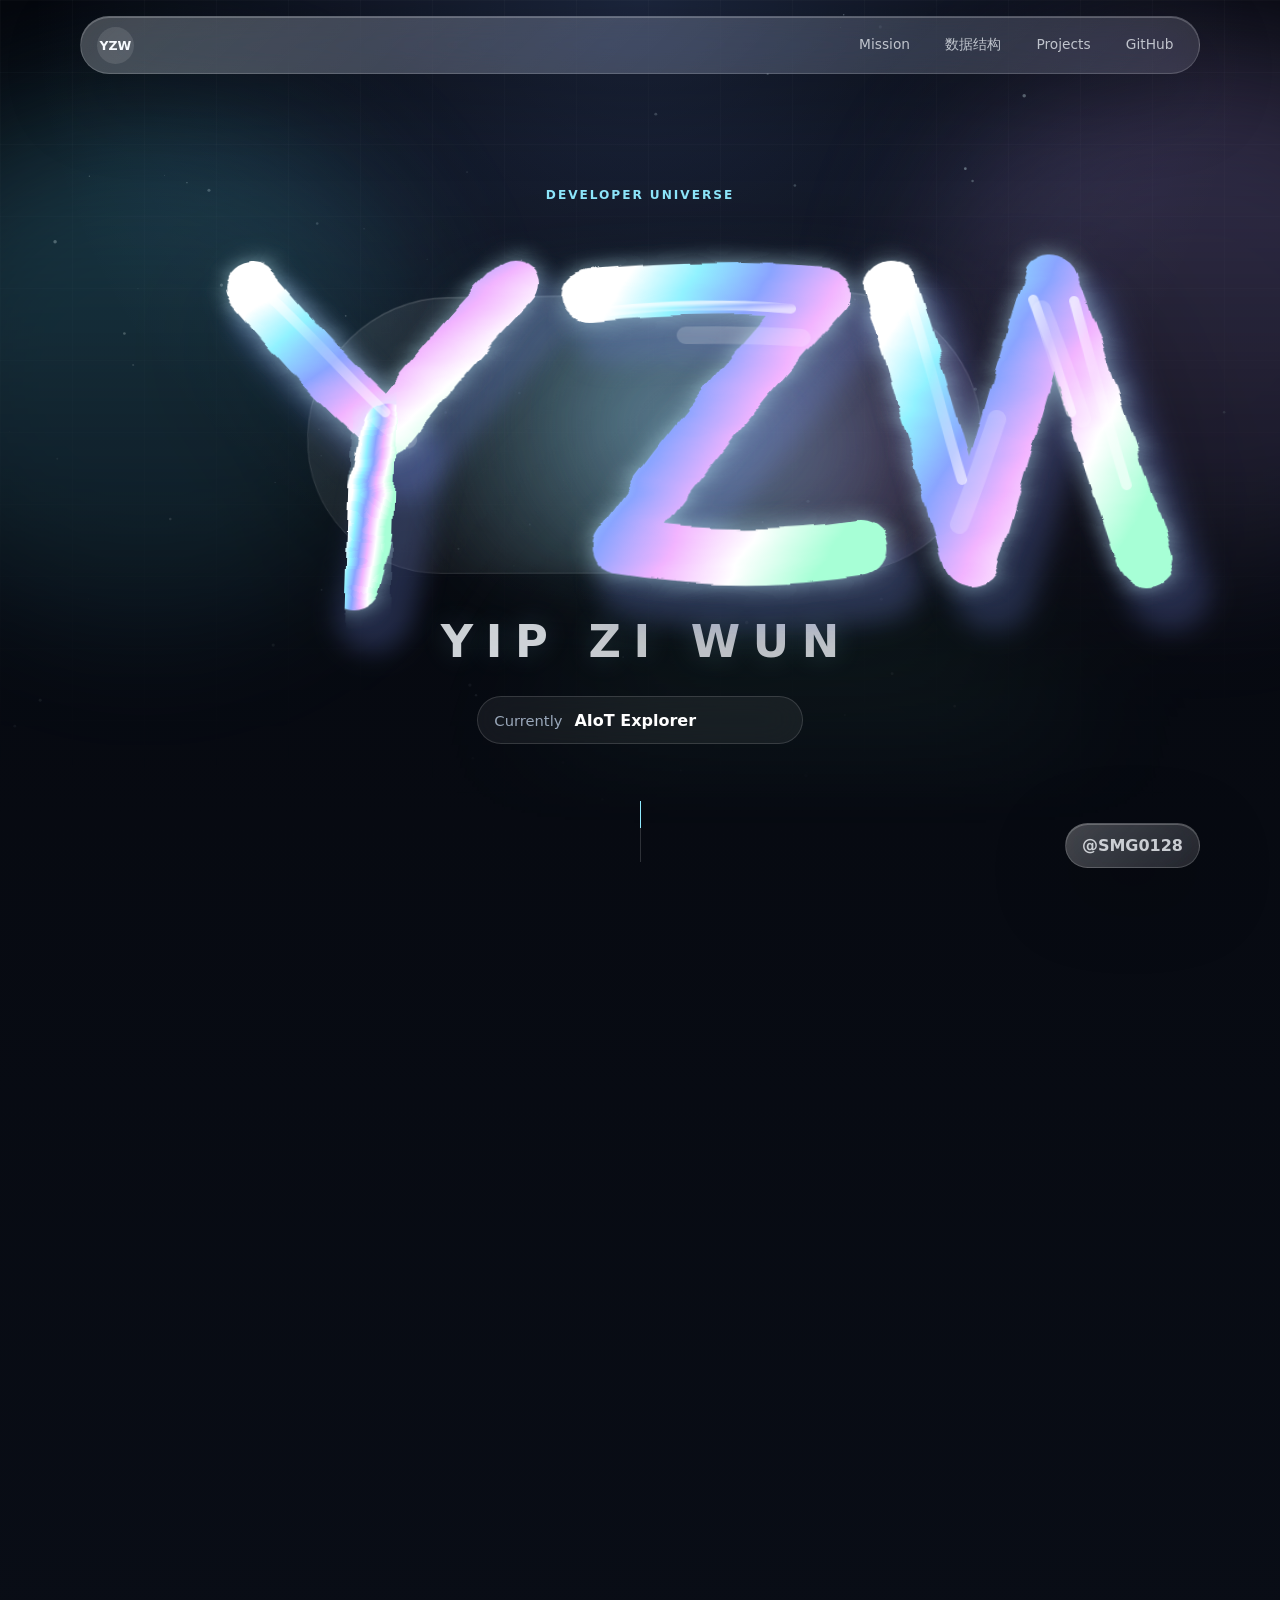
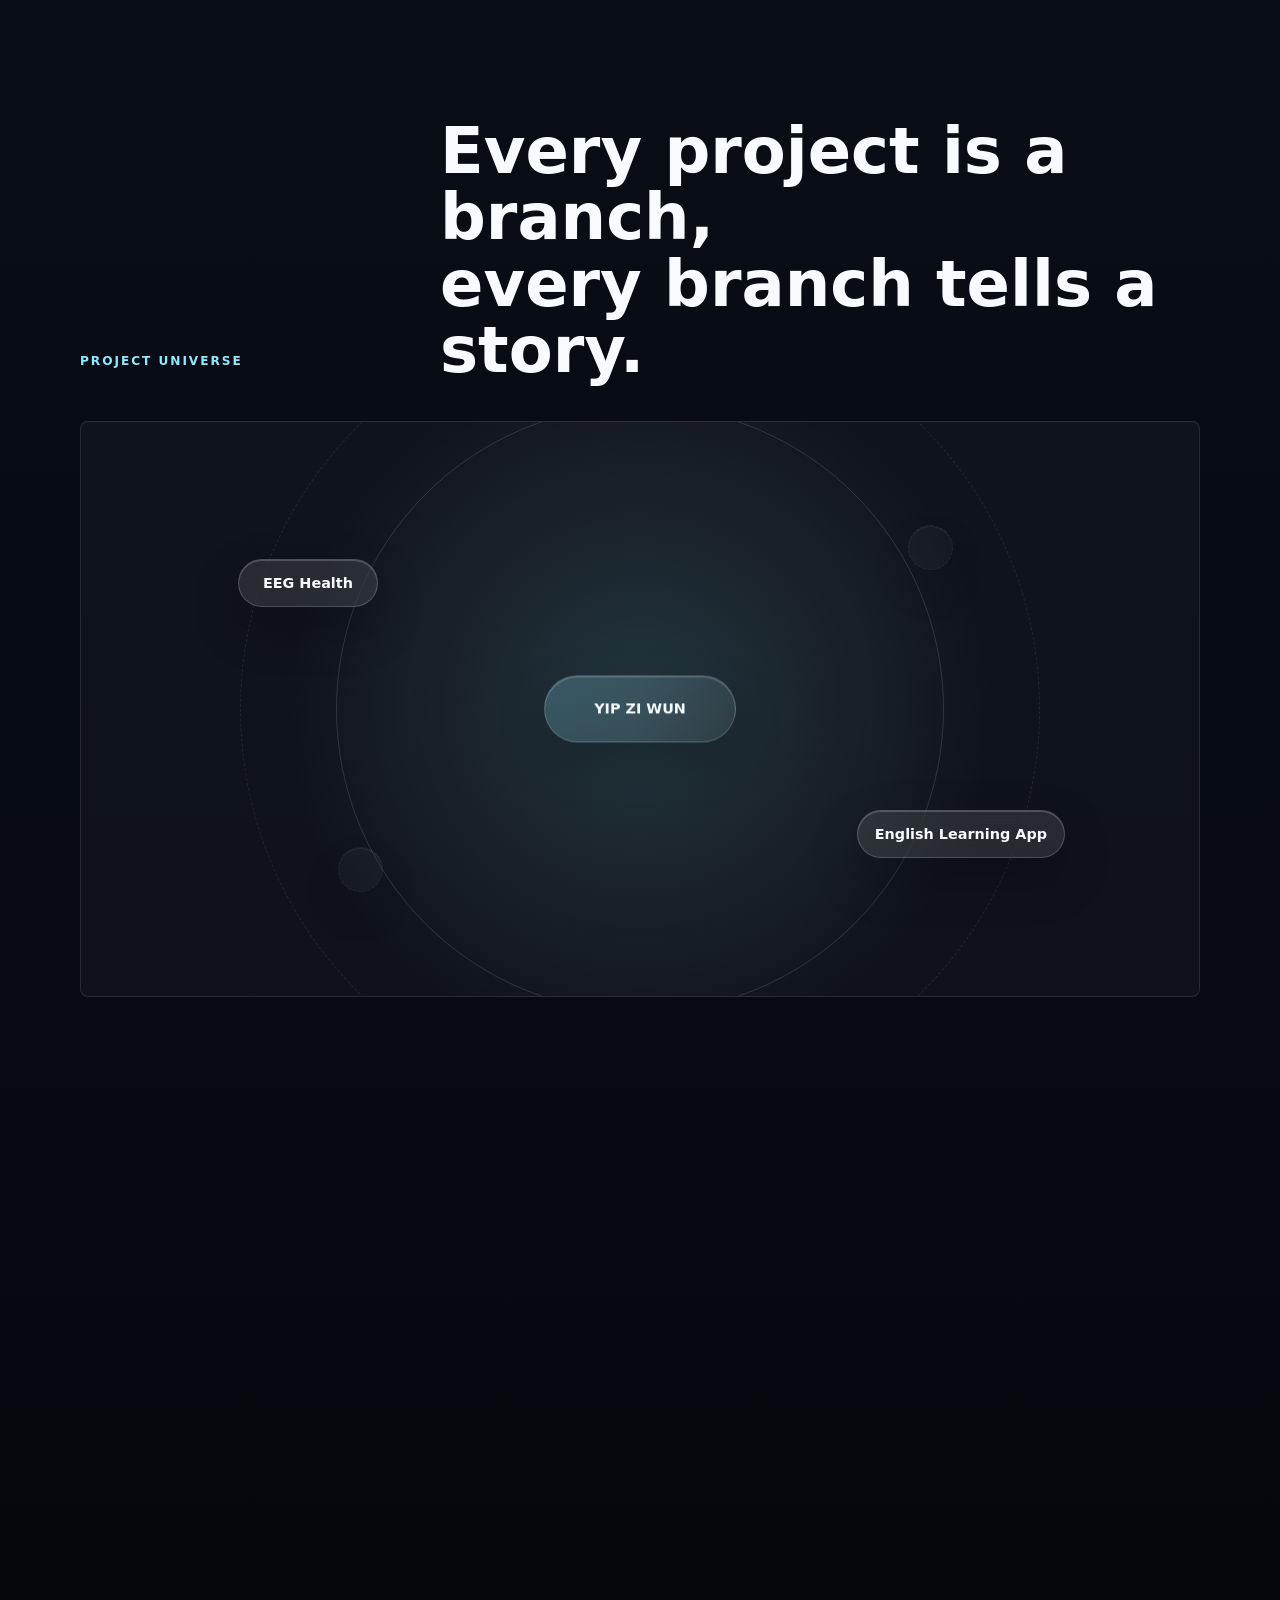
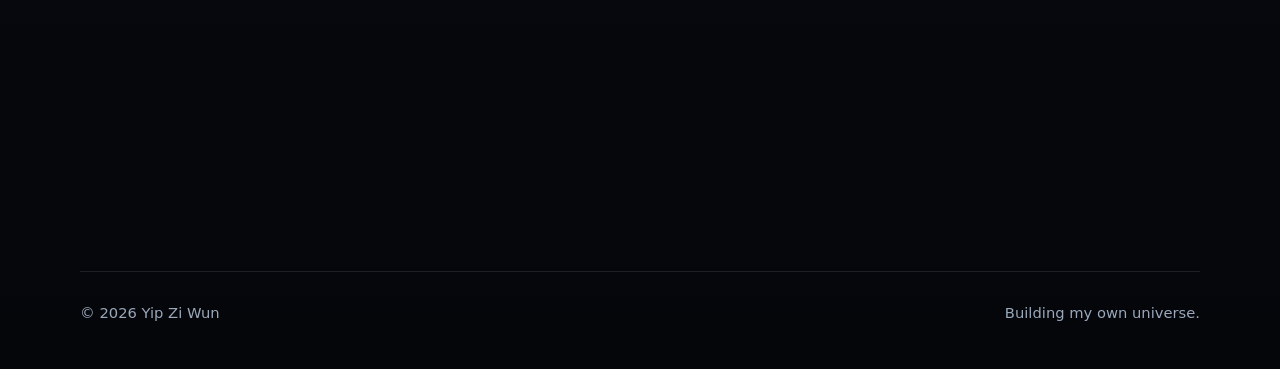
<file: index.html>
<!doctype html>
<html lang="en">
<head>
  <meta charset="utf-8">
  <meta name="viewport" content="width=device-width, initial-scale=1">
  <title>Yip Zi Wun Universe</title>
  <meta name="description" content="Yip Zi Wun Universe - Building my own universe, one project at a time.">
  <meta property="og:title" content="Yip Zi Wun Universe">
  <meta property="og:description" content="A personal digital space for growth, creation, and project-driven exploration.">
  <meta property="og:type" content="website">
  <meta property="og:url" content="https://smg0128.github.io">
  <meta property="og:site_name" content="Yip Zi Wun Universe">
  <link rel="preconnect" href="https://api.github.com">
  <link rel="stylesheet" href="styles.css">
</head>
<body>
  <div class="space-field" aria-hidden="true">
    <span class="orb orb-a"></span>
    <span class="orb orb-b"></span>
    <span class="orb orb-c"></span>
    <canvas id="particle-canvas"></canvas>
  </div>

  <header class="hero" id="top">
    <nav class="nav glass-panel" aria-label="Primary">
      <a class="brand" href="#top">YZW</a>
      <div class="nav-links">
        <a href="#mission">Mission</a>
        <a href="data-structure/">数据结构</a>
        <a href="#projects">Projects</a>
        <a href="#github">GitHub</a>
      </div>
    </nav>

    <div class="hero-content">
      <p class="eyebrow">Developer Universe</p>
      <div class="ribbon-stage" aria-label="YZW">
        <svg class="ribbon-svg" viewBox="0 0 980 430" role="img" aria-labelledby="ribbon-title">
          <title id="ribbon-title">YZW Ribbon Typography</title>
          <defs>
            <linearGradient id="ribbon-core" x1="0%" y1="18%" x2="100%" y2="82%">
              <stop offset="0%" stop-color="#ffffff"/>
              <stop offset="18%" stop-color="#91f2ff"/>
              <stop offset="38%" stop-color="#8aa4ff"/>
              <stop offset="58%" stop-color="#f2b4ff"/>
              <stop offset="78%" stop-color="#ffffff"/>
              <stop offset="100%" stop-color="#a7ffd6"/>
            </linearGradient>
            <linearGradient id="ribbon-edge" x1="0%" y1="0%" x2="100%" y2="100%">
              <stop offset="0%" stop-color="rgba(255,255,255,0.95)"/>
              <stop offset="42%" stop-color="rgba(255,255,255,0.18)"/>
              <stop offset="100%" stop-color="rgba(255,255,255,0.78)"/>
            </linearGradient>
            <filter id="ribbon-glow" x="-30%" y="-40%" width="160%" height="180%">
              <feGaussianBlur in="SourceGraphic" stdDeviation="11" result="blur"/>
              <feColorMatrix in="blur" type="matrix" values="0 0 0 0 0.55 0 0 0 0 0.9 0 0 0 0 1 0 0 0 0.58 0" result="glow"/>
              <feMerge>
                <feMergeNode in="glow"/>
                <feMergeNode in="SourceGraphic"/>
              </feMerge>
            </filter>
            <filter id="glass-refraction" x="-12%" y="-18%" width="124%" height="136%">
              <feTurbulence type="fractalNoise" baseFrequency="0.012 0.036" numOctaves="2" seed="12" result="noise"/>
              <feDisplacementMap in="SourceGraphic" in2="noise" scale="10" xChannelSelector="R" yChannelSelector="G"/>
            </filter>
          </defs>
          <g class="ribbon-depth" fill="none" stroke-linecap="round" stroke-linejoin="round">
            <path d="M88 70 C148 138 180 172 234 220 C278 165 315 118 362 70" />
            <path d="M234 220 C226 268 218 318 206 372" />
            <path d="M438 84 C518 78 598 76 674 84 C605 162 543 232 468 338 C544 350 626 352 704 340" />
            <path d="M742 78 C766 166 786 252 812 350 C842 260 868 168 900 76 C928 166 950 254 978 350" />
          </g>
          <g class="ribbon-main" fill="none" stroke-linecap="round" stroke-linejoin="round" filter="url(#glass-refraction)">
            <path d="M88 70 C148 138 180 172 234 220 C278 165 315 118 362 70" />
            <path d="M234 220 C226 268 218 318 206 372" />
            <path d="M438 84 C518 78 598 76 674 84 C605 162 543 232 468 338 C544 350 626 352 704 340" />
            <path d="M742 78 C766 166 786 252 812 350 C842 260 868 168 900 76 C928 166 950 254 978 350" />
          </g>
          <g class="ribbon-folds" fill="none" stroke-linecap="round" stroke-linejoin="round">
            <path d="M222 204 C232 214 242 222 256 230" />
            <path d="M536 126 C576 126 614 127 652 130" />
            <path d="M802 318 C816 286 828 252 842 214" />
            <path d="M890 104 C902 140 914 178 924 214" />
          </g>
          <g class="ribbon-highlight" fill="none" stroke-linecap="round" stroke-linejoin="round">
            <path d="M104 76 C164 132 192 166 232 202" />
            <path d="M460 100 C520 94 580 94 642 100" />
            <path d="M760 92 C778 154 790 214 806 274" />
            <path d="M882 94 C894 132 904 170 914 208" />
            <path d="M922 96 C936 158 948 218 964 280" />
          </g>
        </svg>
      </div>
      <h1 class="hero-name">YIP ZI WUN</h1>
      <div class="identity-shell" aria-live="polite">
        <span class="identity-prefix">Currently</span>
        <span class="identity-window">
          <span id="dynamic-identity">Student Developer</span>
        </span>
      </div>
    </div>

    <a class="handle glass-panel" href="https://github.com/SMG0128" target="_blank" rel="noreferrer">@SMG0128</a>
    <div class="scroll-hint" aria-hidden="true"></div>
  </header>

  <main>
    <section class="quote-section reveal">
      <p class="main-quote">Building my own universe,<br>one project at a time.</p>
    </section>

    <section class="dashboard-grid" aria-label="Life and mission dashboard">
      <article class="glass-card counter-card reveal">
        <p class="card-kicker">Life Counter</p>
        <div class="counter-row">
          <div class="counter-item">
            <span id="days-since-birth" class="counter-number">--</span>
            <span class="counter-label">Days Since Birth</span>
          </div>
          <div class="counter-item">
            <span id="days-until-graduation" class="counter-number">--</span>
            <span class="counter-label">Days Until Graduation</span>
          </div>
        </div>
      </article>

      <article class="glass-card mission-card reveal" id="mission">
        <p class="card-kicker">Current Mission</p>
        <h2>EEG Health Monitoring System</h2>
        <p>Embedded Design Competition</p>
        <div class="progress-track" role="progressbar" aria-valuemin="0" aria-valuemax="100" aria-valuenow="72">
          <span id="mission-progress-bar"></span>
        </div>
        <div class="progress-meta">
          <span>Version 1</span>
          <strong id="mission-progress-label">72%</strong>
        </div>
      </article>
    </section>

    <section class="project-section reveal" id="projects">
      <div class="section-heading">
        <p class="card-kicker">Project Universe</p>
        <h2>Every project is a branch,<br>every branch tells a story.</h2>
      </div>

      <div class="universe-map" aria-label="Project nodes around Yip Zi Wun">
        <div class="orbit orbit-one"></div>
        <div class="orbit orbit-two"></div>
        <div class="node node-core">YIP ZI WUN</div>
        <div class="node project-node eeg">EEG Health</div>
        <div class="node project-node english">English Learning App</div>
        <div class="node ghost-node future-a" aria-hidden="true"></div>
        <div class="node ghost-node future-b" aria-hidden="true"></div>
      </div>
    </section>

    <section class="github-section reveal" id="github">
      <div class="section-heading compact">
        <p class="card-kicker">GitHub Dashboard</p>
        <h2>Signals from SMG0128</h2>
      </div>

      <div class="github-grid">
        <article class="glass-card stat-card">
          <span id="repo-count" class="stat-number">--</span>
          <span class="stat-label">Public Repositories</span>
        </article>
        <article class="glass-card stat-card">
          <span id="followers-count" class="stat-number">--</span>
          <span class="stat-label">Followers</span>
        </article>
        <article class="glass-card stat-card">
          <span id="following-count" class="stat-number">--</span>
          <span class="stat-label">Following</span>
        </article>
      </div>
      <p id="github-status" class="github-status">Loading GitHub signal...</p>
    </section>

    <section class="stack-section reveal" aria-label="Current technology stack">
      <p class="card-kicker">Current Stack</p>
      <div class="stack-marquee">
        <div class="stack-track" id="stack-track">
          <span>C++</span>
          <span>OpenHarmony</span>
          <span>Orange Pi</span>
          <span>BearPi</span>
          <span>KS1092</span>
          <span>NearLink</span>
          <span>ArkUI</span>
          <span>GitHub</span>
          <span>Qwen</span>
        </div>
      </div>
    </section>
  </main>

  <footer class="footer">
    <span>&copy; 2026 Yip Zi Wun</span>
    <span>Building my own universe.</span>
  </footer>

  <script src="script.js"></script>
</body>
</html>
</file>
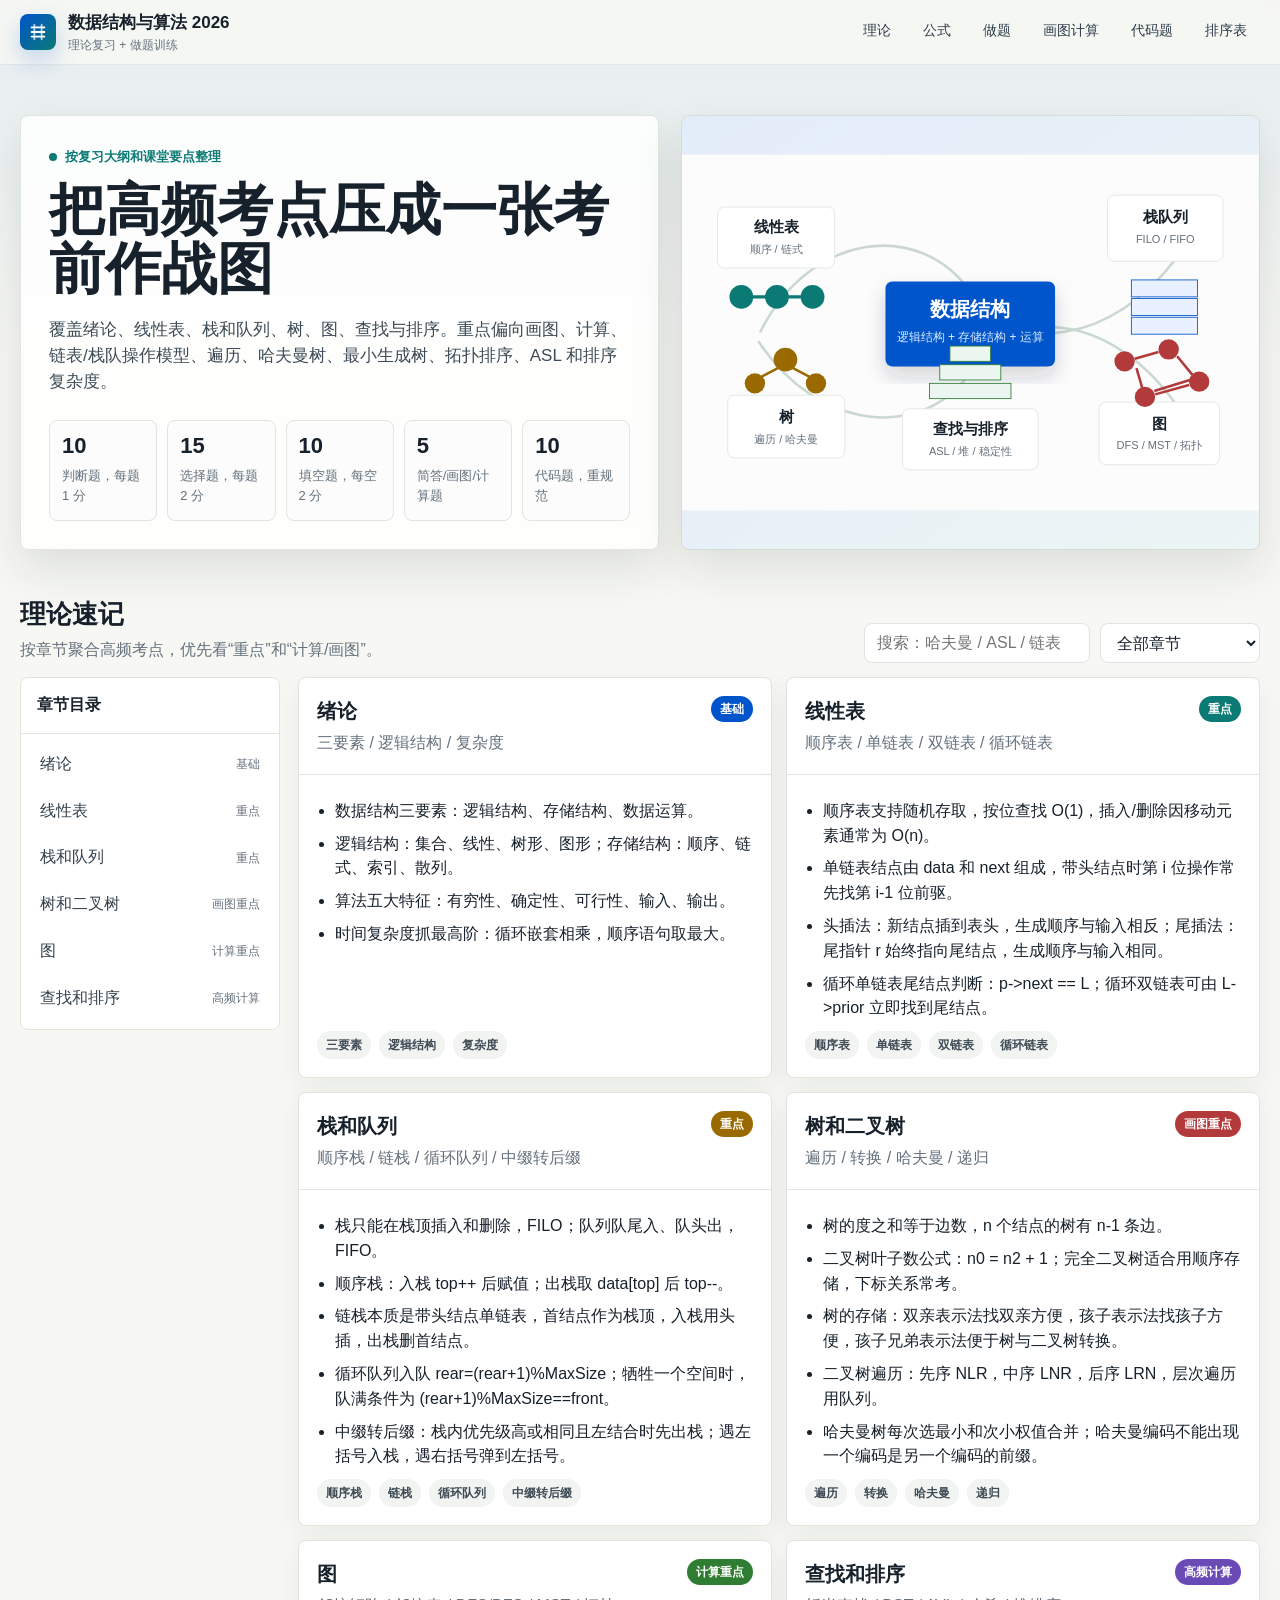
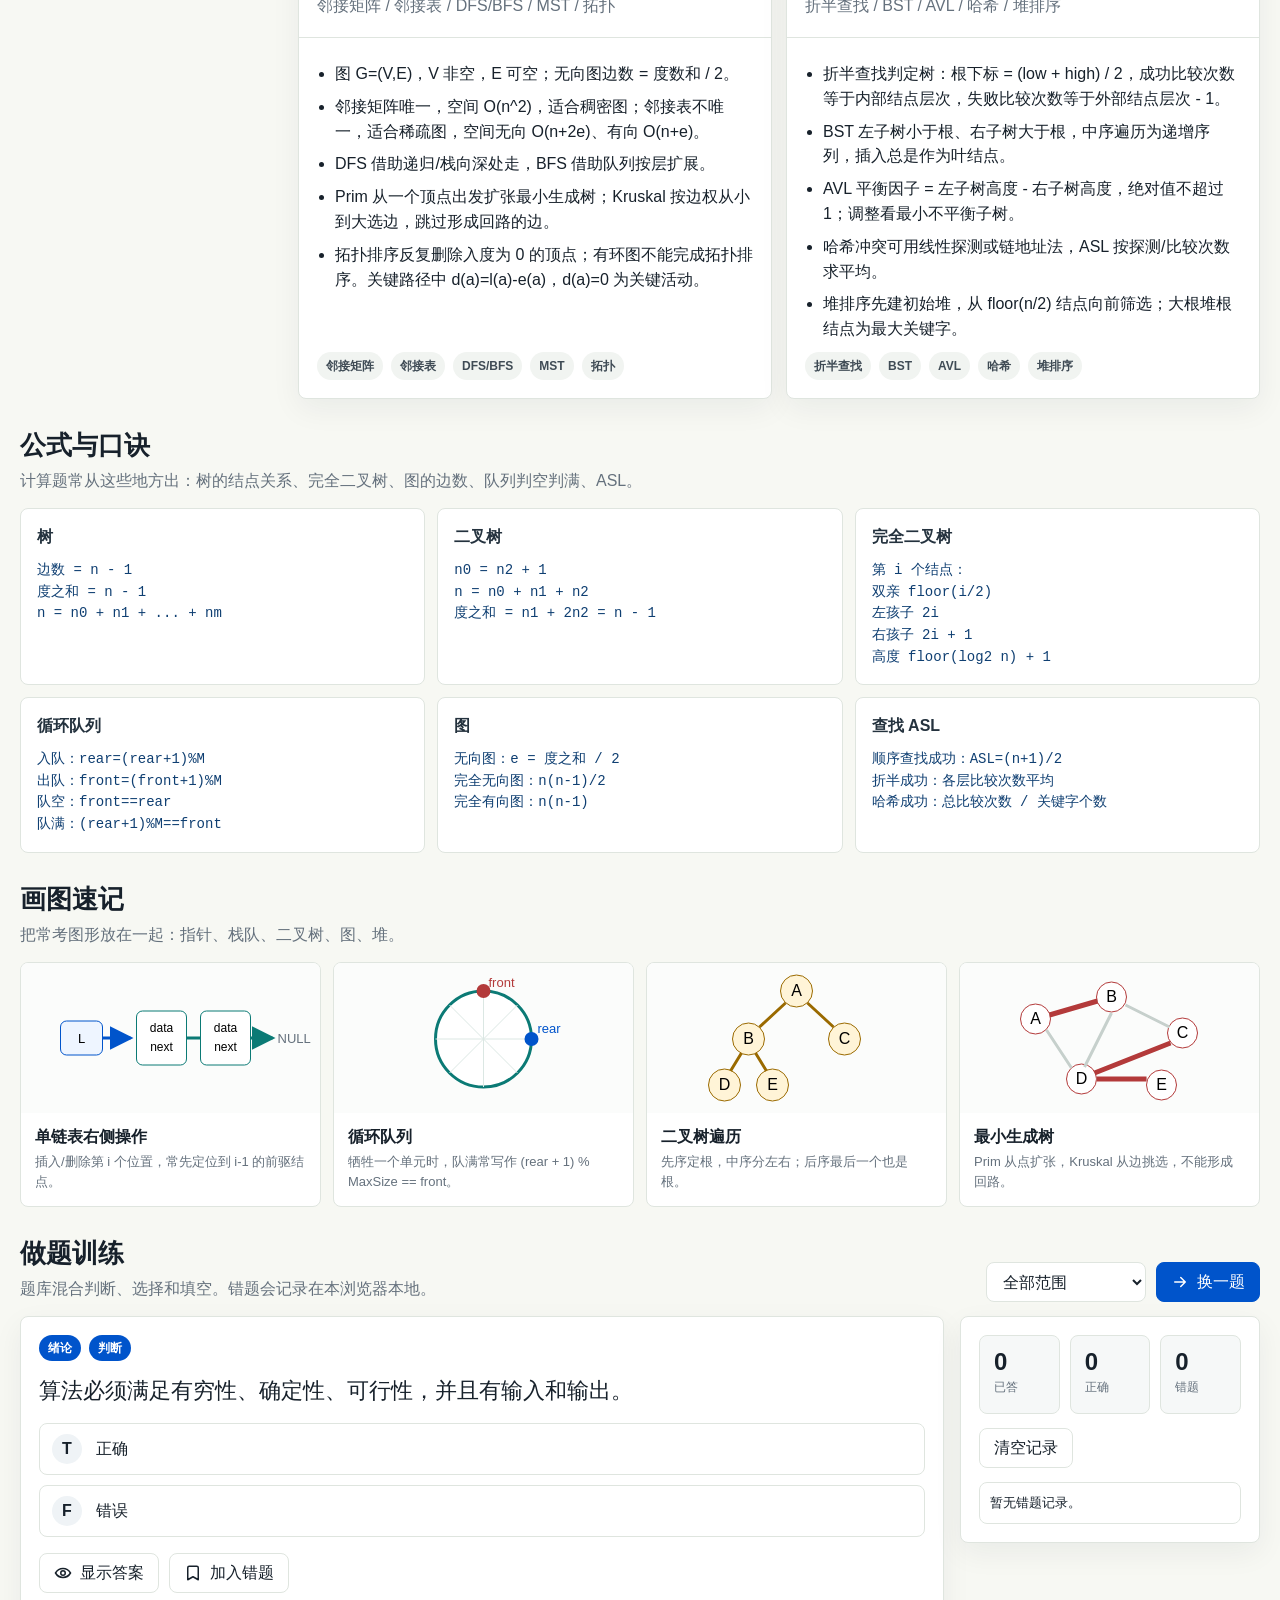
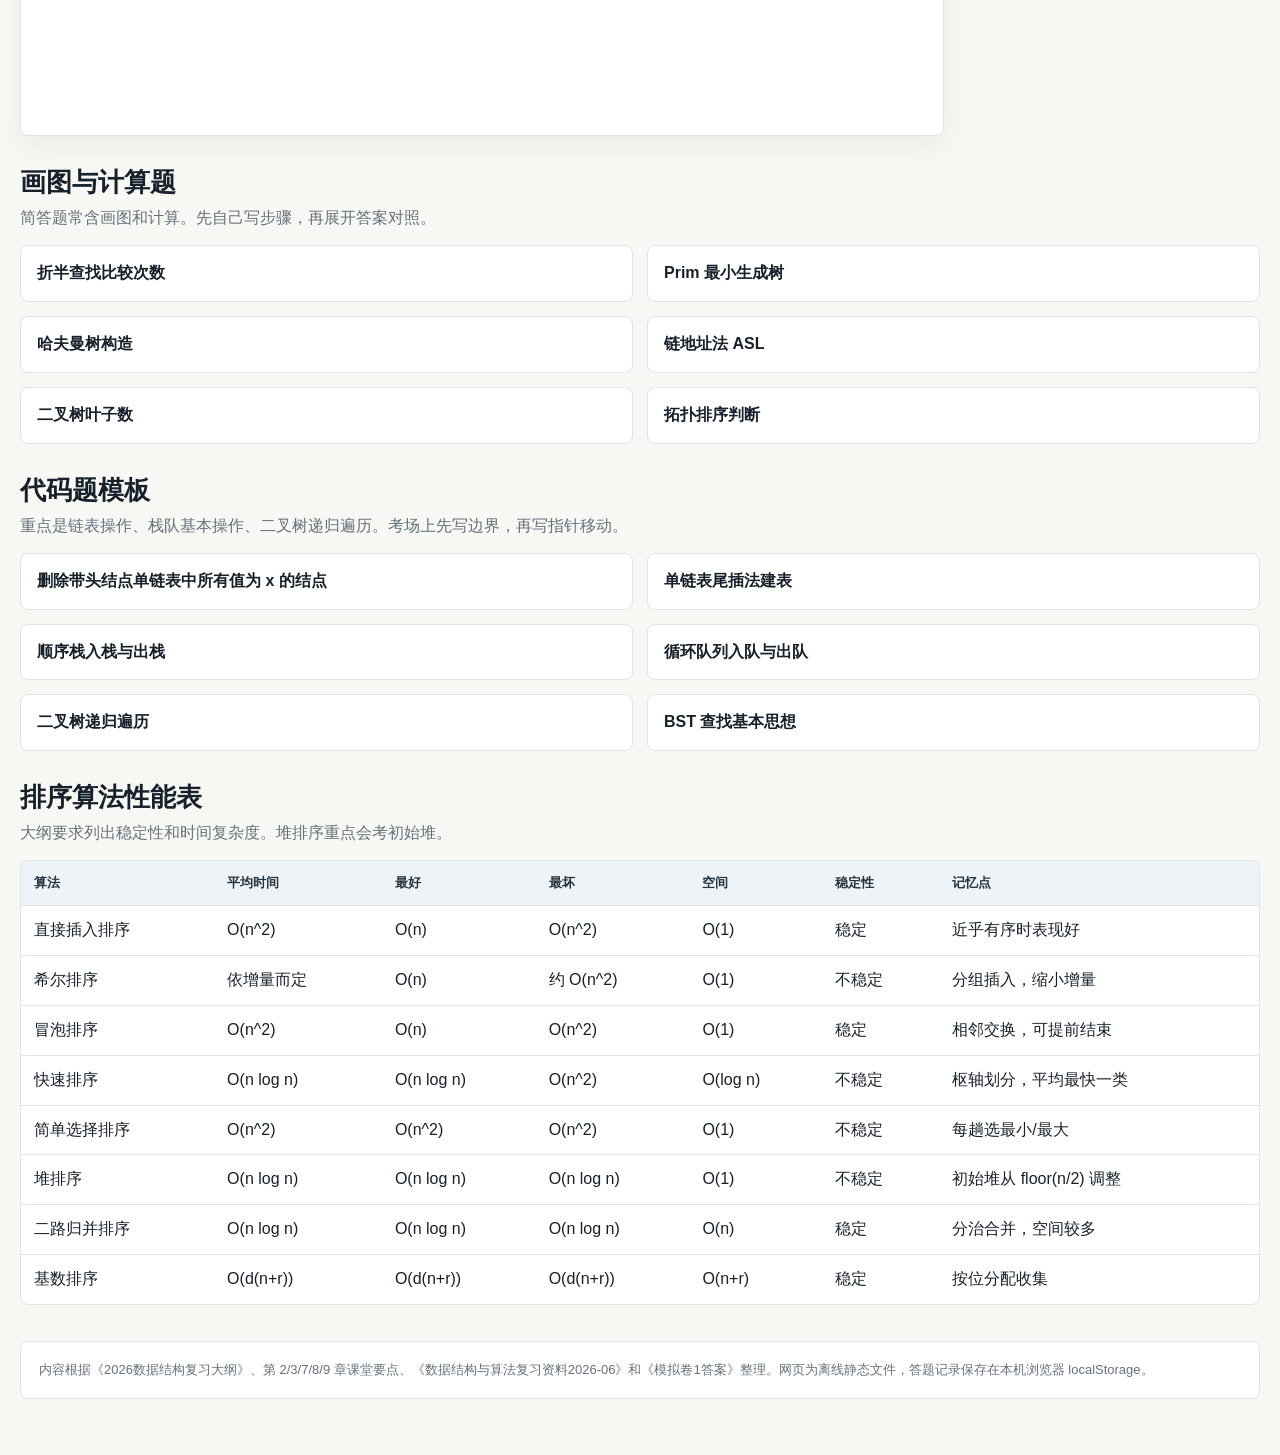
<file: data-structure/index.html>
<!doctype html>
<html lang="zh-CN">
<head>
  <meta charset="utf-8">
  <meta name="viewport" content="width=device-width, initial-scale=1">
  <title>数据结构与算法 2026 复习训练</title>
  <style>
    :root {
      --bg: #f7f8f3;
      --panel: #ffffff;
      --ink: #17212b;
      --muted: #65717d;
      --line: #dfe5df;
      --blue: #0054cb;
      --teal: #0b7a75;
      --red: #b33a3a;
      --gold: #9a6a00;
      --green: #2f7d32;
      --violet: #6a4bb6;
      --shadow: 0 18px 48px rgba(22, 32, 43, .12);
      --radius: 8px;
    }

    * { box-sizing: border-box; }

    html {
      scroll-behavior: smooth;
    }

    body {
      margin: 0;
      color: var(--ink);
      background:
        linear-gradient(180deg, rgba(0, 84, 203, .07), transparent 360px),
        var(--bg);
      font-family: "Microsoft YaHei", "PingFang SC", "Noto Sans CJK SC", Arial, sans-serif;
      line-height: 1.55;
    }

    button, input, select, textarea {
      font: inherit;
    }

    a {
      color: inherit;
      text-decoration: none;
    }

    .shell {
      width: min(1240px, calc(100% - 32px));
      margin: 0 auto;
      padding: 24px 0 56px;
    }

    .topbar {
      position: sticky;
      top: 0;
      z-index: 20;
      border-bottom: 1px solid rgba(31, 46, 61, .08);
      background: rgba(247, 248, 243, .9);
      backdrop-filter: blur(14px);
    }

    .topbar-inner {
      width: min(1240px, calc(100% - 32px));
      height: 64px;
      margin: 0 auto;
      display: flex;
      align-items: center;
      justify-content: space-between;
      gap: 18px;
    }

    .brand {
      display: flex;
      align-items: center;
      gap: 12px;
      min-width: 0;
    }

    .brand-mark {
      width: 36px;
      height: 36px;
      border-radius: 8px;
      display: grid;
      place-items: center;
      color: white;
      background: linear-gradient(135deg, var(--blue), var(--teal));
      box-shadow: 0 10px 24px rgba(0, 84, 203, .22);
    }

    .brand-mark svg {
      width: 22px;
      height: 22px;
    }

    .brand h1 {
      margin: 0;
      font-size: 17px;
      letter-spacing: 0;
      white-space: nowrap;
      overflow: hidden;
      text-overflow: ellipsis;
    }

    .brand p {
      margin: 0;
      color: var(--muted);
      font-size: 12px;
    }

    .nav {
      display: flex;
      align-items: center;
      gap: 6px;
      overflow-x: auto;
      padding-bottom: 2px;
    }

    .nav a {
      min-height: 36px;
      display: inline-flex;
      align-items: center;
      justify-content: center;
      padding: 0 12px;
      border: 1px solid transparent;
      border-radius: 999px;
      color: #2f3d4a;
      font-size: 14px;
      white-space: nowrap;
    }

    .nav a:hover {
      border-color: var(--line);
      background: #fff;
    }

    .hero {
      min-height: 340px;
      display: grid;
      grid-template-columns: minmax(0, 1.05fr) minmax(360px, .95fr);
      gap: 22px;
      align-items: stretch;
      padding: 26px 0 18px;
    }

    .hero-main {
      padding: 28px;
      border: 1px solid var(--line);
      border-radius: var(--radius);
      background: rgba(255, 255, 255, .86);
      box-shadow: var(--shadow);
    }

    .eyebrow {
      display: inline-flex;
      align-items: center;
      gap: 8px;
      margin-bottom: 14px;
      color: var(--teal);
      font-weight: 700;
      font-size: 13px;
    }

    .dot {
      width: 8px;
      height: 8px;
      border-radius: 50%;
      background: var(--teal);
    }

    .hero h2 {
      margin: 0;
      max-width: 760px;
      font-size: clamp(30px, 4.5vw, 56px);
      line-height: 1.05;
      letter-spacing: 0;
    }

    .hero-copy {
      max-width: 720px;
      margin: 18px 0 0;
      color: #3d4b56;
      font-size: 17px;
    }

    .exam-grid {
      display: grid;
      grid-template-columns: repeat(5, minmax(90px, 1fr));
      gap: 10px;
      margin-top: 24px;
    }

    .exam-tile {
      min-height: 88px;
      padding: 14px 12px;
      border: 1px solid var(--line);
      border-radius: var(--radius);
      background: #fbfcfb;
    }

    .exam-tile strong {
      display: block;
      font-size: 22px;
      line-height: 1;
    }

    .exam-tile span {
      display: block;
      margin-top: 9px;
      color: var(--muted);
      font-size: 13px;
    }

    .hero-visual {
      position: relative;
      min-height: 340px;
      overflow: hidden;
      border: 1px solid #d4ded8;
      border-radius: var(--radius);
      background:
        linear-gradient(145deg, rgba(0, 84, 203, .11), rgba(11, 122, 117, .08)),
        #fff;
      box-shadow: var(--shadow);
    }

    .hero-visual svg {
      width: 100%;
      height: 100%;
      min-height: 340px;
      display: block;
    }

    .section {
      margin-top: 26px;
    }

    .section-head {
      display: flex;
      align-items: end;
      justify-content: space-between;
      gap: 16px;
      margin-bottom: 14px;
    }

    .section h3 {
      margin: 0;
      font-size: 26px;
      letter-spacing: 0;
    }

    .section-note {
      max-width: 650px;
      margin: 4px 0 0;
      color: var(--muted);
    }

    .toolbar {
      display: flex;
      align-items: center;
      gap: 10px;
      flex-wrap: wrap;
    }

    .input, .select {
      min-height: 40px;
      border: 1px solid var(--line);
      border-radius: var(--radius);
      background: #fff;
      color: var(--ink);
      padding: 0 12px;
      outline: none;
    }

    .input {
      min-width: 220px;
    }

    .select {
      min-width: 160px;
    }

    .btn {
      min-height: 40px;
      display: inline-flex;
      align-items: center;
      justify-content: center;
      gap: 8px;
      border: 1px solid var(--line);
      border-radius: var(--radius);
      background: #fff;
      color: var(--ink);
      padding: 0 14px;
      cursor: pointer;
      transition: transform .15s ease, box-shadow .15s ease, border-color .15s ease;
    }

    .btn:hover {
      border-color: #b8c4c0;
      box-shadow: 0 8px 18px rgba(22, 32, 43, .08);
      transform: translateY(-1px);
    }

    .btn.primary {
      border-color: var(--blue);
      color: #fff;
      background: var(--blue);
    }

    .btn.icon {
      width: 40px;
      padding: 0;
    }

    .btn svg {
      width: 18px;
      height: 18px;
      flex: none;
    }

    .layout {
      display: grid;
      grid-template-columns: 260px minmax(0, 1fr);
      gap: 18px;
      align-items: start;
    }

    .side {
      position: sticky;
      top: 84px;
      border: 1px solid var(--line);
      border-radius: var(--radius);
      background: #fff;
      overflow: hidden;
    }

    .side-title {
      padding: 15px 16px;
      border-bottom: 1px solid var(--line);
      font-weight: 800;
    }

    .chapter-list {
      display: grid;
      gap: 2px;
      padding: 8px;
    }

    .chapter-link {
      display: flex;
      align-items: center;
      justify-content: space-between;
      gap: 10px;
      padding: 10px 11px;
      border-radius: 7px;
      color: #34424e;
      cursor: pointer;
      border: 0;
      background: transparent;
      text-align: left;
    }

    .chapter-link:hover,
    .chapter-link.active {
      background: #eef5ff;
      color: var(--blue);
    }

    .chapter-link span {
      font-size: 12px;
      color: var(--muted);
    }

    .cards {
      display: grid;
      grid-template-columns: repeat(2, minmax(0, 1fr));
      gap: 14px;
    }

    .card {
      border: 1px solid var(--line);
      border-radius: var(--radius);
      background: var(--panel);
      box-shadow: 0 10px 30px rgba(22, 32, 43, .06);
      overflow: hidden;
    }

    .card-pad {
      padding: 18px;
    }

    .chapter-card {
      display: grid;
      grid-template-rows: auto 1fr auto;
      min-height: 360px;
    }

    .chapter-card header {
      display: flex;
      align-items: flex-start;
      justify-content: space-between;
      gap: 14px;
      padding: 18px;
      border-bottom: 1px solid var(--line);
    }

    .chapter-card h4 {
      margin: 0;
      font-size: 20px;
    }

    .badge {
      flex: none;
      display: inline-flex;
      align-items: center;
      justify-content: center;
      min-height: 26px;
      padding: 0 9px;
      border-radius: 999px;
      color: #fff;
      background: var(--blue);
      font-size: 12px;
      font-weight: 700;
    }

    .badge.teal { background: var(--teal); }
    .badge.gold { background: var(--gold); }
    .badge.red { background: var(--red); }
    .badge.green { background: var(--green); }
    .badge.violet { background: var(--violet); }

    .chapter-card ul {
      margin: 0;
      padding: 16px 18px 2px 36px;
    }

    .chapter-card li {
      margin: 8px 0;
    }

    .mini-row {
      display: flex;
      flex-wrap: wrap;
      gap: 8px;
      padding: 0 18px 18px;
    }

    .pill {
      display: inline-flex;
      align-items: center;
      min-height: 28px;
      padding: 0 9px;
      border-radius: 999px;
      background: #f1f4f1;
      color: #3f4b55;
      font-size: 12px;
      font-weight: 700;
    }

    .formula-grid {
      display: grid;
      grid-template-columns: repeat(3, minmax(0, 1fr));
      gap: 12px;
    }

    .formula {
      min-height: 132px;
      padding: 16px;
      border: 1px solid var(--line);
      border-radius: var(--radius);
      background: #fff;
    }

    .formula strong {
      display: block;
      margin-bottom: 10px;
      color: #24323e;
    }

    .formula code {
      display: block;
      white-space: pre-wrap;
      color: #0f3f72;
      font-family: Consolas, "Cascadia Mono", monospace;
      font-size: 14px;
      line-height: 1.55;
    }

    .diagram-grid {
      display: grid;
      grid-template-columns: repeat(4, minmax(0, 1fr));
      gap: 12px;
    }

    .diagram {
      border: 1px solid var(--line);
      border-radius: var(--radius);
      background: #fff;
      overflow: hidden;
    }

    .diagram svg {
      display: block;
      width: 100%;
      height: 150px;
      background: #fbfcfb;
    }

    .diagram strong {
      display: block;
      padding: 12px 14px 2px;
    }

    .diagram p {
      margin: 0;
      padding: 0 14px 14px;
      color: var(--muted);
      font-size: 13px;
    }

    .quiz-board {
      display: grid;
      grid-template-columns: minmax(0, 1fr) 300px;
      gap: 16px;
      align-items: start;
    }

    .quiz-card {
      min-height: 420px;
    }

    .quiz-meta {
      display: flex;
      flex-wrap: wrap;
      gap: 8px;
      margin-bottom: 14px;
    }

    .question {
      margin: 0 0 16px;
      font-size: 22px;
      line-height: 1.45;
    }

    .options {
      display: grid;
      gap: 10px;
    }

    .option {
      width: 100%;
      min-height: 48px;
      display: grid;
      grid-template-columns: 34px 1fr;
      gap: 10px;
      align-items: center;
      padding: 10px 12px;
      border: 1px solid var(--line);
      border-radius: var(--radius);
      background: #fff;
      color: var(--ink);
      text-align: left;
      cursor: pointer;
    }

    .option .key {
      width: 30px;
      height: 30px;
      display: grid;
      place-items: center;
      border-radius: 50%;
      background: #eff3f6;
      font-weight: 800;
    }

    .option.correct {
      border-color: rgba(47, 125, 50, .55);
      background: #edf8ef;
    }

    .option.wrong {
      border-color: rgba(179, 58, 58, .55);
      background: #fff0f0;
    }

    .fill-answer {
      display: grid;
      gap: 10px;
      max-width: 520px;
    }

    .feedback {
      margin-top: 16px;
      padding: 14px;
      border-radius: var(--radius);
      border: 1px solid var(--line);
      background: #fbfcfb;
      color: #2f3c46;
    }

    .feedback.good {
      border-color: rgba(47, 125, 50, .45);
      background: #edf8ef;
    }

    .feedback.bad {
      border-color: rgba(179, 58, 58, .45);
      background: #fff0f0;
    }

    .stats {
      display: grid;
      grid-template-columns: repeat(3, 1fr);
      gap: 10px;
    }

    .stat {
      padding: 14px;
      border-radius: var(--radius);
      background: #f6f8f8;
      border: 1px solid var(--line);
    }

    .stat strong {
      display: block;
      font-size: 24px;
      line-height: 1;
    }

    .stat span {
      color: var(--muted);
      font-size: 12px;
    }

    .mistake-list {
      display: grid;
      gap: 10px;
      margin-top: 14px;
      max-height: 290px;
      overflow: auto;
    }

    .mistake {
      padding: 10px;
      border: 1px solid var(--line);
      border-radius: var(--radius);
      background: #fff;
      font-size: 13px;
    }

    .practice-grid {
      display: grid;
      grid-template-columns: repeat(2, minmax(0, 1fr));
      gap: 14px;
    }

    details {
      border: 1px solid var(--line);
      border-radius: var(--radius);
      background: #fff;
      overflow: hidden;
    }

    summary {
      cursor: pointer;
      padding: 15px 16px;
      font-weight: 800;
      list-style: none;
    }

    summary::-webkit-details-marker {
      display: none;
    }

    .detail-body {
      border-top: 1px solid var(--line);
      padding: 16px;
      color: #33414c;
    }

    pre {
      margin: 12px 0 0;
      padding: 14px;
      overflow: auto;
      border-radius: var(--radius);
      background: #101923;
      color: #e7f1f7;
      font-family: Consolas, "Cascadia Mono", monospace;
      font-size: 13px;
      line-height: 1.55;
    }

    .table-wrap {
      overflow-x: auto;
      border: 1px solid var(--line);
      border-radius: var(--radius);
      background: #fff;
    }

    table {
      width: 100%;
      border-collapse: collapse;
      min-width: 780px;
    }

    th, td {
      padding: 12px 13px;
      border-bottom: 1px solid var(--line);
      text-align: left;
      vertical-align: top;
    }

    th {
      background: #edf3f7;
      color: #26343f;
      font-size: 13px;
    }

    tr:last-child td {
      border-bottom: 0;
    }

    .footer {
      margin-top: 36px;
      padding: 18px;
      color: var(--muted);
      border: 1px solid var(--line);
      border-radius: var(--radius);
      background: #fff;
      font-size: 13px;
    }

    .hidden {
      display: none !important;
    }

    @media (max-width: 980px) {
      .hero,
      .layout,
      .quiz-board {
        grid-template-columns: 1fr;
      }

      .side {
        position: static;
      }

      .cards,
      .practice-grid,
      .formula-grid {
        grid-template-columns: 1fr;
      }

      .diagram-grid {
        grid-template-columns: repeat(2, minmax(0, 1fr));
      }

      .exam-grid {
        grid-template-columns: repeat(2, minmax(0, 1fr));
      }
    }

    @media (max-width: 640px) {
      .shell,
      .topbar-inner {
        width: min(100% - 20px, 1240px);
      }

      .topbar-inner {
        height: auto;
        min-height: 64px;
        align-items: flex-start;
        flex-direction: column;
        padding: 10px 0;
      }

      .hero-main {
        padding: 20px;
      }

      .hero h2 {
        font-size: 32px;
      }

      .diagram-grid,
      .stats {
        grid-template-columns: 1fr;
      }
    }
  </style>
</head>
<body>
  <header class="topbar">
    <div class="topbar-inner">
      <a class="brand" href="#top" aria-label="返回顶部">
        <span class="brand-mark" aria-hidden="true">
          <svg viewBox="0 0 24 24" fill="none">
            <path d="M5 7h14M5 12h14M5 17h14" stroke="currentColor" stroke-width="2" stroke-linecap="round"/>
            <path d="M8 4v16M16 4v16" stroke="currentColor" stroke-width="2" stroke-linecap="round" opacity=".7"/>
          </svg>
        </span>
        <span>
          <h1>数据结构与算法 2026</h1>
          <p>理论复习 + 做题训练</p>
        </span>
      </a>
      <nav class="nav" aria-label="主导航">
        <a href="#theory">理论</a>
        <a href="#formula">公式</a>
        <a href="#quiz">做题</a>
        <a href="#drawing">画图计算</a>
        <a href="#code">代码题</a>
        <a href="#sorting">排序表</a>
      </nav>
    </div>
  </header>

  <main class="shell" id="top">
    <section class="hero">
      <div class="hero-main">
        <div class="eyebrow"><span class="dot"></span>按复习大纲和课堂要点整理</div>
        <h2>把高频考点压成一张考前作战图</h2>
        <p class="hero-copy">
          覆盖绪论、线性表、栈和队列、树、图、查找与排序。重点偏向画图、计算、链表/栈队操作模型、遍历、哈夫曼树、最小生成树、拓扑排序、ASL 和排序复杂度。
        </p>
        <div class="exam-grid" aria-label="考试题型">
          <div class="exam-tile"><strong>10</strong><span>判断题，每题 1 分</span></div>
          <div class="exam-tile"><strong>15</strong><span>选择题，每题 2 分</span></div>
          <div class="exam-tile"><strong>10</strong><span>填空题，每空 2 分</span></div>
          <div class="exam-tile"><strong>5</strong><span>简答/画图/计算题</span></div>
          <div class="exam-tile"><strong>10</strong><span>代码题，重规范</span></div>
        </div>
      </div>
      <div class="hero-visual" aria-label="数据结构知识图谱">
        <svg viewBox="0 0 680 420" role="img" aria-labelledby="mapTitle">
          <title id="mapTitle">数据结构复习知识图谱</title>
          <defs>
            <filter id="soft" x="-20%" y="-20%" width="140%" height="140%">
              <feDropShadow dx="0" dy="12" stdDeviation="12" flood-color="#1a2a34" flood-opacity=".18"/>
            </filter>
          </defs>
          <rect x="0" y="0" width="680" height="420" fill="#fbfcfb"/>
          <path d="M92 210 C150 92, 280 76, 340 162 C390 236, 506 228, 586 118" fill="none" stroke="#cbd8d2" stroke-width="3"/>
          <path d="M90 220 C158 326, 286 340, 342 254 C397 170, 520 192, 594 312" fill="none" stroke="#cbd8d2" stroke-width="3"/>
          <g filter="url(#soft)">
            <rect x="240" y="150" width="200" height="100" rx="8" fill="#0054cb"/>
            <text x="340" y="190" text-anchor="middle" fill="#fff" font-size="24" font-weight="700">数据结构</text>
            <text x="340" y="220" text-anchor="middle" fill="#d9ecff" font-size="14">逻辑结构 + 存储结构 + 运算</text>
          </g>
          <g>
            <rect x="42" y="62" width="138" height="72" rx="8" fill="#fff" stroke="#dfe5df"/>
            <text x="111" y="92" text-anchor="middle" fill="#17212b" font-size="18" font-weight="700">线性表</text>
            <text x="111" y="116" text-anchor="middle" fill="#65717d" font-size="13">顺序 / 链式</text>
            <circle cx="70" cy="168" r="14" fill="#0b7a75"/><circle cx="112" cy="168" r="14" fill="#0b7a75"/><circle cx="154" cy="168" r="14" fill="#0b7a75"/>
            <path d="M84 168h14M126 168h14" stroke="#0b7a75" stroke-width="4" stroke-linecap="round"/>
          </g>
          <g>
            <rect x="502" y="48" width="136" height="78" rx="8" fill="#fff" stroke="#dfe5df"/>
            <text x="570" y="80" text-anchor="middle" fill="#17212b" font-size="18" font-weight="700">栈队列</text>
            <text x="570" y="104" text-anchor="middle" fill="#65717d" font-size="13">FILO / FIFO</text>
            <rect x="530" y="148" width="78" height="20" fill="#e9f0ff" stroke="#0054cb"/>
            <rect x="530" y="170" width="78" height="20" fill="#e9f0ff" stroke="#0054cb"/>
            <rect x="530" y="192" width="78" height="20" fill="#e9f0ff" stroke="#0054cb"/>
          </g>
          <g>
            <rect x="54" y="284" width="138" height="74" rx="8" fill="#fff" stroke="#dfe5df"/>
            <text x="123" y="316" text-anchor="middle" fill="#17212b" font-size="18" font-weight="700">树</text>
            <text x="123" y="340" text-anchor="middle" fill="#65717d" font-size="13">遍历 / 哈夫曼</text>
            <circle cx="122" cy="242" r="14" fill="#9a6a00"/>
            <circle cx="86" cy="270" r="12" fill="#9a6a00"/><circle cx="158" cy="270" r="12" fill="#9a6a00"/>
            <path d="M113 252L94 262M131 252l19 10" stroke="#9a6a00" stroke-width="3"/>
          </g>
          <g>
            <rect x="492" y="292" width="142" height="74" rx="8" fill="#fff" stroke="#dfe5df"/>
            <text x="563" y="324" text-anchor="middle" fill="#17212b" font-size="18" font-weight="700">图</text>
            <text x="563" y="348" text-anchor="middle" fill="#65717d" font-size="13">DFS / MST / 拓扑</text>
            <circle cx="522" cy="244" r="12" fill="#b33a3a"/><circle cx="574" cy="230" r="12" fill="#b33a3a"/><circle cx="610" cy="268" r="12" fill="#b33a3a"/><circle cx="546" cy="286" r="12" fill="#b33a3a"/>
            <path d="M534 241l28-8M584 238l18 22M598 272l-40 11M536 252l7 24M557 279l42-13" stroke="#b33a3a" stroke-width="3"/>
          </g>
          <g>
            <rect x="260" y="300" width="160" height="72" rx="8" fill="#fff" stroke="#dfe5df"/>
            <text x="340" y="330" text-anchor="middle" fill="#17212b" font-size="18" font-weight="700">查找与排序</text>
            <text x="340" y="354" text-anchor="middle" fill="#65717d" font-size="13">ASL / 堆 / 稳定性</text>
            <rect x="292" y="270" width="96" height="18" fill="#eaf6ef" stroke="#2f7d32"/>
            <rect x="304" y="248" width="72" height="18" fill="#eaf6ef" stroke="#2f7d32"/>
            <rect x="316" y="226" width="48" height="18" fill="#eaf6ef" stroke="#2f7d32"/>
          </g>
        </svg>
      </div>
    </section>

    <section class="section" id="theory">
      <div class="section-head">
        <div>
          <h3>理论速记</h3>
          <p class="section-note">按章节聚合高频考点，优先看“重点”和“计算/画图”。</p>
        </div>
        <div class="toolbar">
          <input class="input" id="searchInput" placeholder="搜索：哈夫曼 / ASL / 链表">
          <select class="select" id="chapterFilter" aria-label="章节筛选">
            <option value="all">全部章节</option>
          </select>
        </div>
      </div>
      <div class="layout">
        <aside class="side" aria-label="章节目录">
          <div class="side-title">章节目录</div>
          <div class="chapter-list" id="chapterList"></div>
        </aside>
        <div class="cards" id="chapterCards"></div>
      </div>
    </section>

    <section class="section" id="formula">
      <div class="section-head">
        <div>
          <h3>公式与口诀</h3>
          <p class="section-note">计算题常从这些地方出：树的结点关系、完全二叉树、图的边数、队列判空判满、ASL。</p>
        </div>
      </div>
      <div class="formula-grid" id="formulaGrid"></div>
    </section>

    <section class="section" aria-label="图形速记">
      <div class="section-head">
        <div>
          <h3>画图速记</h3>
          <p class="section-note">把常考图形放在一起：指针、栈队、二叉树、图、堆。</p>
        </div>
      </div>
      <div class="diagram-grid">
        <article class="diagram">
          <svg viewBox="0 0 260 150" aria-label="单链表">
            <rect x="20" y="58" width="42" height="34" rx="6" fill="#eef5ff" stroke="#0054cb"/>
            <text x="41" y="80" text-anchor="middle" font-size="13">L</text>
            <path d="M62 75h28" stroke="#0054cb" stroke-width="3" marker-end="url(#arrowA)"/>
            <defs><marker id="arrowA" markerWidth="8" markerHeight="8" refX="7" refY="4" orient="auto"><path d="M0,0 L8,4 L0,8 z" fill="#0054cb"/></marker></defs>
            <g fill="#fff" stroke="#0b7a75">
              <rect x="96" y="48" width="50" height="54" rx="6"/><rect x="160" y="48" width="50" height="54" rx="6"/>
            </g>
            <path d="M146 75h14M210 75h22" stroke="#0b7a75" stroke-width="3" marker-end="url(#arrowB)"/>
            <defs><marker id="arrowB" markerWidth="8" markerHeight="8" refX="7" refY="4" orient="auto"><path d="M0,0 L8,4 L0,8 z" fill="#0b7a75"/></marker></defs>
            <text x="121" y="69" text-anchor="middle" font-size="12">data</text><text x="121" y="88" text-anchor="middle" font-size="12">next</text>
            <text x="185" y="69" text-anchor="middle" font-size="12">data</text><text x="185" y="88" text-anchor="middle" font-size="12">next</text>
            <text x="237" y="80" font-size="13" fill="#65717d">NULL</text>
          </svg>
          <strong>单链表右侧操作</strong>
          <p>插入/删除第 i 个位置，常先定位到 i-1 的前驱结点。</p>
        </article>
        <article class="diagram">
          <svg viewBox="0 0 260 150" aria-label="循环队列">
            <circle cx="130" cy="76" r="48" fill="#fff" stroke="#0b7a75" stroke-width="3"/>
            <path d="M130 28v96M82 76h96M96 42l68 68M164 42l-68 68" stroke="#dbe7e3"/>
            <circle cx="178" cy="76" r="7" fill="#0054cb"/><circle cx="130" cy="28" r="7" fill="#b33a3a"/>
            <text x="184" y="70" font-size="13" fill="#0054cb">rear</text>
            <text x="135" y="24" font-size="13" fill="#b33a3a">front</text>
          </svg>
          <strong>循环队列</strong>
          <p>牺牲一个单元时，队满常写作 (rear + 1) % MaxSize == front。</p>
        </article>
        <article class="diagram">
          <svg viewBox="0 0 260 150" aria-label="二叉树">
            <circle cx="130" cy="28" r="16" fill="#fff4d7" stroke="#9a6a00"/><text x="130" y="33" text-anchor="middle">A</text>
            <circle cx="82" cy="76" r="16" fill="#fff4d7" stroke="#9a6a00"/><text x="82" y="81" text-anchor="middle">B</text>
            <circle cx="178" cy="76" r="16" fill="#fff4d7" stroke="#9a6a00"/><text x="178" y="81" text-anchor="middle">C</text>
            <circle cx="58" cy="122" r="16" fill="#fff4d7" stroke="#9a6a00"/><text x="58" y="127" text-anchor="middle">D</text>
            <circle cx="106" cy="122" r="16" fill="#fff4d7" stroke="#9a6a00"/><text x="106" y="127" text-anchor="middle">E</text>
            <path d="M119 40L93 64M141 40l26 24M75 90l-11 18M89 90l11 18" stroke="#9a6a00" stroke-width="3"/>
          </svg>
          <strong>二叉树遍历</strong>
          <p>先序定根，中序分左右；后序最后一个也是根。</p>
        </article>
        <article class="diagram">
          <svg viewBox="0 0 260 150" aria-label="图和最小生成树">
            <circle cx="56" cy="56" r="15" fill="#fff" stroke="#b33a3a"/><text x="56" y="61" text-anchor="middle">A</text>
            <circle cx="132" cy="34" r="15" fill="#fff" stroke="#b33a3a"/><text x="132" y="39" text-anchor="middle">B</text>
            <circle cx="203" cy="70" r="15" fill="#fff" stroke="#b33a3a"/><text x="203" y="75" text-anchor="middle">C</text>
            <circle cx="102" cy="116" r="15" fill="#fff" stroke="#b33a3a"/><text x="102" y="121" text-anchor="middle">D</text>
            <circle cx="182" cy="122" r="15" fill="#fff" stroke="#b33a3a"/><text x="182" y="127" text-anchor="middle">E</text>
            <path d="M70 52l48-14M146 42l44 22M191 80l-76 30M117 116h50M67 67l25 38M132 50l-27 54" stroke="#c6d0cc" stroke-width="3"/>
            <path d="M70 52l48-14M191 80l-76 30M117 116h50" stroke="#b33a3a" stroke-width="5"/>
          </svg>
          <strong>最小生成树</strong>
          <p>Prim 从点扩张，Kruskal 从边挑选，不能形成回路。</p>
        </article>
      </div>
    </section>

    <section class="section" id="quiz">
      <div class="section-head">
        <div>
          <h3>做题训练</h3>
          <p class="section-note">题库混合判断、选择和填空。错题会记录在本浏览器本地。</p>
        </div>
        <div class="toolbar">
          <select class="select" id="quizScope" aria-label="题库范围">
            <option value="all">全部范围</option>
          </select>
          <button class="btn primary" id="newQuizBtn">
            <svg viewBox="0 0 24 24" fill="none" aria-hidden="true"><path d="M5 12h14M13 6l6 6-6 6" stroke="currentColor" stroke-width="2" stroke-linecap="round" stroke-linejoin="round"/></svg>
            换一题
          </button>
        </div>
      </div>
      <div class="quiz-board">
        <article class="card quiz-card">
          <div class="card-pad">
            <div class="quiz-meta" id="quizMeta"></div>
            <p class="question" id="questionText"></p>
            <div id="answerArea"></div>
            <div id="feedback" class="feedback hidden"></div>
            <div class="toolbar" style="margin-top:16px">
              <button class="btn" id="showAnswerBtn">
                <svg viewBox="0 0 24 24" fill="none" aria-hidden="true"><path d="M2 12s3.5-6 10-6 10 6 10 6-3.5 6-10 6S2 12 2 12Z" stroke="currentColor" stroke-width="2"/><circle cx="12" cy="12" r="3" stroke="currentColor" stroke-width="2"/></svg>
                显示答案
              </button>
              <button class="btn" id="markBtn">
                <svg viewBox="0 0 24 24" fill="none" aria-hidden="true"><path d="M19 21l-7-4-7 4V5a2 2 0 0 1 2-2h10a2 2 0 0 1 2 2v16Z" stroke="currentColor" stroke-width="2" stroke-linejoin="round"/></svg>
                加入错题
              </button>
            </div>
          </div>
        </article>
        <aside class="card">
          <div class="card-pad">
            <div class="stats">
              <div class="stat"><strong id="doneCount">0</strong><span>已答</span></div>
              <div class="stat"><strong id="rightCount">0</strong><span>正确</span></div>
              <div class="stat"><strong id="wrongCount">0</strong><span>错题</span></div>
            </div>
            <div class="toolbar" style="margin-top:14px">
              <button class="btn" id="resetStatsBtn">清空记录</button>
            </div>
            <div class="mistake-list" id="mistakeList"></div>
          </div>
        </aside>
      </div>
    </section>

    <section class="section" id="drawing">
      <div class="section-head">
        <div>
          <h3>画图与计算题</h3>
          <p class="section-note">简答题常含画图和计算。先自己写步骤，再展开答案对照。</p>
        </div>
      </div>
      <div class="practice-grid" id="practiceGrid"></div>
    </section>

    <section class="section" id="code">
      <div class="section-head">
        <div>
          <h3>代码题模板</h3>
          <p class="section-note">重点是链表操作、栈队基本操作、二叉树递归遍历。考场上先写边界，再写指针移动。</p>
        </div>
      </div>
      <div class="practice-grid" id="codeGrid"></div>
    </section>

    <section class="section" id="sorting">
      <div class="section-head">
        <div>
          <h3>排序算法性能表</h3>
          <p class="section-note">大纲要求列出稳定性和时间复杂度。堆排序重点会考初始堆。</p>
        </div>
      </div>
      <div class="table-wrap">
        <table>
          <thead>
            <tr>
              <th>算法</th>
              <th>平均时间</th>
              <th>最好</th>
              <th>最坏</th>
              <th>空间</th>
              <th>稳定性</th>
              <th>记忆点</th>
            </tr>
          </thead>
          <tbody id="sortTable"></tbody>
        </table>
      </div>
    </section>

    <footer class="footer">
      内容根据《2026数据结构复习大纲》、第 2/3/7/8/9 章课堂要点、《数据结构与算法复习资料2026-06》和《模拟卷1答案》整理。网页为离线静态文件，答题记录保存在本机浏览器 localStorage。
    </footer>
  </main>

  <script>
    const chapters = [
      {
        id: "intro",
        title: "绪论",
        level: "基础",
        color: "",
        tags: ["三要素", "逻辑结构", "复杂度"],
        points: [
          "数据结构三要素：逻辑结构、存储结构、数据运算。",
          "逻辑结构：集合、线性、树形、图形；存储结构：顺序、链式、索引、散列。",
          "算法五大特征：有穷性、确定性、可行性、输入、输出。",
          "时间复杂度抓最高阶：循环嵌套相乘，顺序语句取最大。"
        ]
      },
      {
        id: "list",
        title: "线性表",
        level: "重点",
        color: "teal",
        tags: ["顺序表", "单链表", "双链表", "循环链表"],
        points: [
          "顺序表支持随机存取，按位查找 O(1)，插入/删除因移动元素通常为 O(n)。",
          "单链表结点由 data 和 next 组成，带头结点时第 i 位操作常先找第 i-1 位前驱。",
          "头插法：新结点插到表头，生成顺序与输入相反；尾插法：尾指针 r 始终指向尾结点，生成顺序与输入相同。",
          "循环单链表尾结点判断：p->next == L；循环双链表可由 L->prior 立即找到尾结点。"
        ]
      },
      {
        id: "stackqueue",
        title: "栈和队列",
        level: "重点",
        color: "gold",
        tags: ["顺序栈", "链栈", "循环队列", "中缀转后缀"],
        points: [
          "栈只能在栈顶插入和删除，FILO；队列队尾入、队头出，FIFO。",
          "顺序栈：入栈 top++ 后赋值；出栈取 data[top] 后 top--。",
          "链栈本质是带头结点单链表，首结点作为栈顶，入栈用头插，出栈删首结点。",
          "循环队列入队 rear=(rear+1)%MaxSize；牺牲一个空间时，队满条件为 (rear+1)%MaxSize==front。",
          "中缀转后缀：栈内优先级高或相同且左结合时先出栈；遇左括号入栈，遇右括号弹到左括号。"
        ]
      },
      {
        id: "tree",
        title: "树和二叉树",
        level: "画图重点",
        color: "red",
        tags: ["遍历", "转换", "哈夫曼", "递归"],
        points: [
          "树的度之和等于边数，n 个结点的树有 n-1 条边。",
          "二叉树叶子数公式：n0 = n2 + 1；完全二叉树适合用顺序存储，下标关系常考。",
          "树的存储：双亲表示法找双亲方便，孩子表示法找孩子方便，孩子兄弟表示法便于树与二叉树转换。",
          "二叉树遍历：先序 NLR，中序 LNR，后序 LRN，层次遍历用队列。",
          "哈夫曼树每次选最小和次小权值合并；哈夫曼编码不能出现一个编码是另一个编码的前缀。"
        ]
      },
      {
        id: "graph",
        title: "图",
        level: "计算重点",
        color: "green",
        tags: ["邻接矩阵", "邻接表", "DFS/BFS", "MST", "拓扑"],
        points: [
          "图 G=(V,E)，V 非空，E 可空；无向图边数 = 度数和 / 2。",
          "邻接矩阵唯一，空间 O(n^2)，适合稠密图；邻接表不唯一，适合稀疏图，空间无向 O(n+2e)、有向 O(n+e)。",
          "DFS 借助递归/栈向深处走，BFS 借助队列按层扩展。",
          "Prim 从一个顶点出发扩张最小生成树；Kruskal 按边权从小到大选边，跳过形成回路的边。",
          "拓扑排序反复删除入度为 0 的顶点；有环图不能完成拓扑排序。关键路径中 d(a)=l(a)-e(a)，d(a)=0 为关键活动。"
        ]
      },
      {
        id: "searchsort",
        title: "查找和排序",
        level: "高频计算",
        color: "violet",
        tags: ["折半查找", "BST", "AVL", "哈希", "堆排序"],
        points: [
          "折半查找判定树：根下标 = (low + high) / 2，成功比较次数等于内部结点层次，失败比较次数等于外部结点层次 - 1。",
          "BST 左子树小于根、右子树大于根，中序遍历为递增序列，插入总是作为叶结点。",
          "AVL 平衡因子 = 左子树高度 - 右子树高度，绝对值不超过 1；调整看最小不平衡子树。",
          "哈希冲突可用线性探测或链地址法，ASL 按探测/比较次数求平均。",
          "堆排序先建初始堆，从 floor(n/2) 结点向前筛选；大根堆根结点为最大关键字。"
        ]
      }
    ];

    const formulas = [
      ["树", "边数 = n - 1\n度之和 = n - 1\nn = n0 + n1 + ... + nm"],
      ["二叉树", "n0 = n2 + 1\nn = n0 + n1 + n2\n度之和 = n1 + 2n2 = n - 1"],
      ["完全二叉树", "第 i 个结点：\n双亲 floor(i/2)\n左孩子 2i\n右孩子 2i + 1\n高度 floor(log2 n) + 1"],
      ["循环队列", "入队：rear=(rear+1)%M\n出队：front=(front+1)%M\n队空：front==rear\n队满：(rear+1)%M==front"],
      ["图", "无向图：e = 度之和 / 2\n完全无向图：n(n-1)/2\n完全有向图：n(n-1)"],
      ["查找 ASL", "顺序查找成功：ASL=(n+1)/2\n折半成功：各层比较次数平均\n哈希成功：总比较次数 / 关键字个数"]
    ];

    const quiz = [
      {scope:"intro", type:"choice", q:"在数据结构中，与具体计算机存储方式无关的是哪一种结构？", options:["存储结构","逻辑结构","物理结构","索引结构"], answer:"B", explain:"逻辑结构描述数据元素之间的逻辑关系，和机器存储无关。"},
      {scope:"intro", type:"judge", q:"算法必须满足有穷性、确定性、可行性，并且有输入和输出。", answer:"T", explain:"这是算法五大特征。"},
      {scope:"intro", type:"fill", q:"数据结构三要素是逻辑结构、存储结构和____。", answer:"数据运算", aliases:["运算","数据的运算"], explain:"三要素常写为逻辑结构、存储结构、数据运算。"},
      {scope:"list", type:"choice", q:"顺序表按位置查找元素的时间复杂度通常是？", options:["O(1)","O(log n)","O(n)","O(n^2)"], answer:"A", explain:"顺序表使用连续数组，可随机存取。"},
      {scope:"list", type:"judge", q:"单链表头插法创建出的结点顺序与输入逻辑顺序相同。", answer:"F", explain:"头插法每次插到表头，顺序相反；尾插法顺序相同。"},
      {scope:"list", type:"choice", q:"在带头结点单链表中删除第 i 个结点，通常先让指针 p 定位到哪里？", options:["第 i 个结点","第 i-1 个结点","尾结点","首结点的后继"], answer:"B", explain:"删除和右侧插入都需要前驱指针。"},
      {scope:"list", type:"fill", q:"循环单链表中，若头指针为 L，判断 p 是否为尾结点的条件是____。", answer:"p->next==L", aliases:["p->next == L"], explain:"循环单链表尾结点的 next 指向头结点。"},
      {scope:"stackqueue", type:"choice", q:"栈的基本特点是？", options:["先进先出","先进后出","随机存取","按关键字访问"], answer:"B", explain:"栈是 FILO/LIFO。"},
      {scope:"stackqueue", type:"choice", q:"循环队列入队时 rear 的变化通常写作？", options:["rear=rear+1","rear=(rear+1)%m","rear=(front+1)%m","front=(front+1)%m"], answer:"B", explain:"数组环形使用取模回绕。"},
      {scope:"stackqueue", type:"judge", q:"链栈常把首结点作为栈顶，因为在首结点位置入栈、出栈方便。", answer:"T", explain:"链栈使用头插和删除首结点模型。"},
      {scope:"stackqueue", type:"fill", q:"队列的插入在队尾，删除在队头，特点是____。", answer:"FIFO", aliases:["先进先出"], explain:"队列 First In First Out。"},
      {scope:"tree", type:"choice", q:"一棵二叉树有 10 个度为 2 的结点，则叶子结点数为？", options:["9","10","11","20"], answer:"C", explain:"二叉树 n0 = n2 + 1，所以 n0=11。"},
      {scope:"tree", type:"judge", q:"哈夫曼树中可能存在度为 1 的结点。", answer:"F", explain:"哈夫曼树每次合并两棵树，不存在度为 1 的结点。"},
      {scope:"tree", type:"choice", q:"已知二叉树前序和中序序列，重建二叉树时先根据哪个序列确定根？", options:["前序","中序","层序","任意"], answer:"A", explain:"前序第一个是根，后序最后一个是根；中序用于划分左右子树。"},
      {scope:"tree", type:"fill", q:"二叉树的中序遍历顺序是左子树、____、右子树。", answer:"根", aliases:["根结点","根节点"], explain:"中序 LNR。"},
      {scope:"graph", type:"choice", q:"n 个顶点的完全无向图有多少条边？", options:["n-1","n(n-1)/2","n(n-1)","2n"], answer:"B", explain:"无向边由两个不同顶点决定。"},
      {scope:"graph", type:"choice", q:"邻接矩阵更适合存储哪类图？", options:["稀疏图","稠密图","有向无环图","树"], answer:"B", explain:"邻接矩阵空间 O(n^2)，边多时更合适。"},
      {scope:"graph", type:"judge", q:"拓扑排序序列一定唯一。", answer:"F", explain:"拓扑序列通常不唯一，除非题目给定选择规则。"},
      {scope:"graph", type:"fill", q:"无向图的边数等于所有顶点____之和的一半。", answer:"度", aliases:["度数"], explain:"e = 度数和 / 2。"},
      {scope:"searchsort", type:"choice", q:"二叉排序树的哪种遍历可以得到递增有序序列？", options:["先序","中序","后序","层次"], answer:"B", explain:"BST 的中序遍历递增。"},
      {scope:"searchsort", type:"choice", q:"下列排序算法中，通常不稳定的是？", options:["冒泡排序","直接插入排序","归并排序","快速排序"], answer:"D", explain:"快速排序会跨位置交换，通常不稳定。"},
      {scope:"searchsort", type:"judge", q:"堆排序建初始堆时，应从 floor(n/2) 结点开始向前筛选调整。", answer:"T", explain:"完全二叉树中 floor(n/2) 之后为叶结点。"},
      {scope:"searchsort", type:"fill", q:"折半查找不成功时，比较次数等于外部结点层次____。", answer:"减1", aliases:["减 1","-1"], explain:"资料中强调失败比较次数为外部结点层次减 1。"},
      {scope:"searchsort", type:"choice", q:"哈希表发生冲突时，模拟卷中提到最常用的方法是？", options:["除留余数法","线性探测再散列","数字分析法","折叠法"], answer:"B", explain:"除留余数法是构造散列函数，线性探测再散列是处理冲突方法。"}
    ];

    const practices = [
      {
        title: "折半查找比较次数",
        body: "有序表 (12,18,24,35,47,50,62,83,90,115,134)，查找 90，求比较次数。",
        answer: "n=11，第一次 mid 指向 50；90>50，查右半区。第二次 mid 指向 90，查找成功。比较 2 次。"
      },
      {
        title: "Prim 最小生成树",
        body: "顶点 {A,B,C,D,E}，边为 (A,B,2)、(A,C,5)、(B,C,4)、(B,D,6)、(C,D,3)、(C,E,7)、(D,E,1)，从 A 开始构造 MST。",
        answer: "从 A 选最小边 (A,B,2)；集合 {A,B} 到外部最小边 (B,C,4)；集合 {A,B,C} 到外部最小边 (C,D,3)；集合 {A,B,C,D} 到外部最小边 (D,E,1)。"
      },
      {
        title: "哈夫曼树构造",
        body: "权值 A=5、B=2、C=7、D=3，构造哈夫曼树并判断编码是否前缀冲突。",
        answer: "每次选最小和次小：2 与 3 合并为 5；再将 5 与 A 的 5 合并为 10；最后 7 与 10 合并为 17。编码只要来自同一棵哈夫曼树，任一字符编码都不会是另一字符编码的前缀。"
      },
      {
        title: "链地址法 ASL",
        body: "关键字 19,14,23,1,68,20,84,27,55,11,10,79，H(key)=key%13，链地址法处理冲突，求成功 ASL。",
        answer: "桶 1: 14,1,27,79；桶 3: 68,55；桶 6: 19,84；桶 7: 20；桶 10: 23,10；桶 11: 11。比较次数总和 21，关键字 12 个，ASL=21/12=1.75。"
      },
      {
        title: "二叉树叶子数",
        body: "若二叉树有 n2=10 个度为 2 的结点，n1=5 个度为 1 的结点，求 n0。",
        answer: "二叉树恒有 n0=n2+1，所以 n0=11。n1 不影响叶子数公式。"
      },
      {
        title: "拓扑排序判断",
        body: "一个有向图在删除若干入度为 0 的顶点后，剩余顶点都存在前驱，能否继续拓扑排序？说明原因。",
        answer: "不能继续。拓扑排序每步必须选择入度为 0 的顶点，若剩余图没有这样的顶点，说明存在环或约束无法消除。"
      }
    ];

    const codeTemplates = [
      {
        title: "删除带头结点单链表中所有值为 x 的结点",
        answer: `void Delete(LinkList L, ElemType x) {
  if (L == NULL) return;
  LNode *pre = L;
  LNode *p = L->next;
  while (p != NULL) {
    if (p->data == x) {
      LNode *q = p;
      pre->next = p->next;
      p = p->next;
      free(q);
    } else {
      pre = p;
      p = p->next;
    }
  }
}`
      },
      {
        title: "单链表尾插法建表",
        answer: `void CreateListR(LinkList &L, ElemType a[], int n) {
  L = (LNode *)malloc(sizeof(LNode));
  L->next = NULL;
  LNode *r = L;
  for (int i = 0; i < n; i++) {
    LNode *s = (LNode *)malloc(sizeof(LNode));
    s->data = a[i];
    r->next = s;
    r = s;
  }
  r->next = NULL;
}`
      },
      {
        title: "顺序栈入栈与出栈",
        answer: `bool Push(SqStack &s, ElemType e) {
  if (s.top == MaxSize - 1) return false;
  s.top++;
  s.data[s.top] = e;
  return true;
}

bool Pop(SqStack &s, ElemType &e) {
  if (s.top == -1) return false;
  e = s.data[s.top];
  s.top--;
  return true;
}`
      },
      {
        title: "循环队列入队与出队",
        answer: `bool enQueue(SqQueue &q, ElemType e) {
  if ((q.rear + 1) % MaxSize == q.front) return false;
  q.rear = (q.rear + 1) % MaxSize;
  q.data[q.rear] = e;
  return true;
}

bool deQueue(SqQueue &q, ElemType &e) {
  if (q.front == q.rear) return false;
  q.front = (q.front + 1) % MaxSize;
  e = q.data[q.front];
  return true;
}`
      },
      {
        title: "二叉树递归遍历",
        answer: `void PreOrder(BTNode *b) {
  if (b != NULL) {
    visit(b);
    PreOrder(b->lchild);
    PreOrder(b->rchild);
  }
}

void InOrder(BTNode *b) {
  if (b != NULL) {
    InOrder(b->lchild);
    visit(b);
    InOrder(b->rchild);
  }
}`
      },
      {
        title: "BST 查找基本思想",
        answer: `BTNode *SearchBST(BTNode *t, KeyType k) {
  if (t == NULL || t->key == k) return t;
  if (k < t->key) return SearchBST(t->lchild, k);
  return SearchBST(t->rchild, k);
}`
      }
    ];

    const sorts = [
      ["直接插入排序", "O(n^2)", "O(n)", "O(n^2)", "O(1)", "稳定", "近乎有序时表现好"],
      ["希尔排序", "依增量而定", "O(n)", "约 O(n^2)", "O(1)", "不稳定", "分组插入，缩小增量"],
      ["冒泡排序", "O(n^2)", "O(n)", "O(n^2)", "O(1)", "稳定", "相邻交换，可提前结束"],
      ["快速排序", "O(n log n)", "O(n log n)", "O(n^2)", "O(log n)", "不稳定", "枢轴划分，平均最快一类"],
      ["简单选择排序", "O(n^2)", "O(n^2)", "O(n^2)", "O(1)", "不稳定", "每趟选最小/最大"],
      ["堆排序", "O(n log n)", "O(n log n)", "O(n log n)", "O(1)", "不稳定", "初始堆从 floor(n/2) 调整"],
      ["二路归并排序", "O(n log n)", "O(n log n)", "O(n log n)", "O(n)", "稳定", "分治合并，空间较多"],
      ["基数排序", "O(d(n+r))", "O(d(n+r))", "O(d(n+r))", "O(n+r)", "稳定", "按位分配收集"]
    ];

    let currentQuestion = null;
    let stats = JSON.parse(localStorage.getItem("dsReviewStats") || '{"done":0,"right":0,"wrong":0,"mistakes":[]}');

    function badge(text, color = "") {
      return `<span class="badge ${color}">${text}</span>`;
    }

    function renderChapters() {
      const filter = document.getElementById("chapterFilter");
      const list = document.getElementById("chapterList");
      const cards = document.getElementById("chapterCards");
      filter.innerHTML = '<option value="all">全部章节</option>' + chapters.map(c => `<option value="${c.id}">${c.title}</option>`).join("");
      document.getElementById("quizScope").innerHTML = '<option value="all">全部范围</option>' + chapters.map(c => `<option value="${c.id}">${c.title}</option>`).join("");
      list.innerHTML = chapters.map(c => `<button class="chapter-link" data-id="${c.id}">${c.title}<span>${c.level}</span></button>`).join("");
      list.querySelectorAll(".chapter-link").forEach(btn => {
        btn.addEventListener("click", () => {
          filter.value = btn.dataset.id;
          applyChapterFilters();
          document.getElementById("theory").scrollIntoView({behavior:"smooth"});
        });
      });
      cards.innerHTML = chapters.map(c => `
        <article class="card chapter-card" data-id="${c.id}" data-keywords="${[c.title, c.level, ...c.tags, ...c.points].join(" ")}">
          <header>
            <div>
              <h4>${c.title}</h4>
              <p class="section-note">${c.tags.join(" / ")}</p>
            </div>
            ${badge(c.level, c.color)}
          </header>
          <ul>${c.points.map(p => `<li>${p}</li>`).join("")}</ul>
          <div class="mini-row">${c.tags.map(t => `<span class="pill">${t}</span>`).join("")}</div>
        </article>
      `).join("");
    }

    function applyChapterFilters() {
      const keyword = document.getElementById("searchInput").value.trim().toLowerCase();
      const scope = document.getElementById("chapterFilter").value;
      document.querySelectorAll(".chapter-card").forEach(card => {
        const matchScope = scope === "all" || card.dataset.id === scope;
        const matchText = !keyword || card.dataset.keywords.toLowerCase().includes(keyword);
        card.classList.toggle("hidden", !(matchScope && matchText));
      });
      document.querySelectorAll(".chapter-link").forEach(btn => btn.classList.toggle("active", btn.dataset.id === scope));
    }

    function renderFormulas() {
      document.getElementById("formulaGrid").innerHTML = formulas.map(([title, text]) => `
        <article class="formula">
          <strong>${title}</strong>
          <code>${text}</code>
        </article>
      `).join("");
    }

    function renderDetails() {
      document.getElementById("practiceGrid").innerHTML = practices.map(item => `
        <details>
          <summary>${item.title}</summary>
          <div class="detail-body">
            <p><strong>题目：</strong>${item.body}</p>
            <p><strong>参考：</strong>${item.answer}</p>
          </div>
        </details>
      `).join("");
      document.getElementById("codeGrid").innerHTML = codeTemplates.map(item => `
        <details>
          <summary>${item.title}</summary>
          <div class="detail-body">
            <pre><code>${escapeHtml(item.answer)}</code></pre>
          </div>
        </details>
      `).join("");
    }

    function renderSorts() {
      document.getElementById("sortTable").innerHTML = sorts.map(row => `
        <tr>${row.map(cell => `<td>${cell}</td>`).join("")}</tr>
      `).join("");
    }

    function escapeHtml(text) {
      return text.replace(/[&<>"']/g, ch => ({'&':'&amp;','<':'&lt;','>':'&gt;','"':'&quot;',"'":'&#39;'}[ch]));
    }

    function pickQuestion() {
      const scope = document.getElementById("quizScope").value;
      const pool = quiz.filter(q => scope === "all" || q.scope === scope);
      currentQuestion = pool[Math.floor(Math.random() * pool.length)];
      renderQuestion();
    }

    function renderQuestion() {
      const chapter = chapters.find(c => c.id === currentQuestion.scope);
      document.getElementById("quizMeta").innerHTML = `${badge(chapter.title, chapter.color)} ${badge(currentQuestion.type === "choice" ? "选择" : currentQuestion.type === "judge" ? "判断" : "填空", "")}`;
      document.getElementById("questionText").textContent = currentQuestion.q;
      document.getElementById("feedback").className = "feedback hidden";
      const area = document.getElementById("answerArea");
      if (currentQuestion.type === "choice") {
        area.innerHTML = `<div class="options">${currentQuestion.options.map((op, idx) => {
          const key = "ABCD"[idx];
          return `<button class="option" data-answer="${key}"><span class="key">${key}</span><span>${op}</span></button>`;
        }).join("")}</div>`;
        area.querySelectorAll(".option").forEach(btn => btn.addEventListener("click", () => answer(btn.dataset.answer)));
      } else if (currentQuestion.type === "judge") {
        area.innerHTML = `
          <div class="options">
            <button class="option" data-answer="T"><span class="key">T</span><span>正确</span></button>
            <button class="option" data-answer="F"><span class="key">F</span><span>错误</span></button>
          </div>`;
        area.querySelectorAll(".option").forEach(btn => btn.addEventListener("click", () => answer(btn.dataset.answer)));
      } else {
        area.innerHTML = `
          <div class="fill-answer">
            <input class="input" id="fillInput" placeholder="填写答案">
            <button class="btn primary" id="submitFill">提交</button>
          </div>`;
        document.getElementById("submitFill").addEventListener("click", () => answer(document.getElementById("fillInput").value));
        document.getElementById("fillInput").addEventListener("keydown", e => { if (e.key === "Enter") answer(e.target.value); });
      }
    }

    function normalize(text) {
      return String(text).replace(/\s+/g, "").replace(/；/g, ";").replace(/，/g, ",").toLowerCase();
    }

    function isCorrect(value) {
      if (currentQuestion.type === "fill") {
        const accepted = [currentQuestion.answer, ...(currentQuestion.aliases || [])].map(normalize);
        return accepted.includes(normalize(value));
      }
      return value === currentQuestion.answer;
    }

    function answer(value) {
      const ok = isCorrect(value);
      stats.done += 1;
      if (ok) stats.right += 1;
      if (!ok) addMistake(currentQuestion);
      saveStats();
      if (currentQuestion.type !== "fill") {
        document.querySelectorAll(".option").forEach(btn => {
          btn.disabled = true;
          if (btn.dataset.answer === currentQuestion.answer) btn.classList.add("correct");
          if (btn.dataset.answer === value && !ok) btn.classList.add("wrong");
        });
      }
      showFeedback(ok);
    }

    function showFeedback(ok = null) {
      const feedback = document.getElementById("feedback");
      const answerText = currentQuestion.type === "choice"
        ? `${currentQuestion.answer}. ${currentQuestion.options["ABCD".indexOf(currentQuestion.answer)]}`
        : currentQuestion.answer;
      feedback.className = `feedback ${ok === true ? "good" : ok === false ? "bad" : ""}`;
      feedback.innerHTML = `<strong>${ok === true ? "答对了" : ok === false ? "需要再看一眼" : "参考答案"}：</strong>${answerText}<br>${currentQuestion.explain}`;
    }

    function addMistake(q) {
      const exists = stats.mistakes.some(item => item.q === q.q);
      if (!exists) stats.mistakes.unshift({q: q.q, answer: q.answer, explain: q.explain, scope: q.scope});
      stats.wrong = stats.mistakes.length;
    }

    function saveStats() {
      stats.mistakes = stats.mistakes.slice(0, 20);
      stats.wrong = stats.mistakes.length;
      localStorage.setItem("dsReviewStats", JSON.stringify(stats));
      renderStats();
    }

    function renderStats() {
      document.getElementById("doneCount").textContent = stats.done;
      document.getElementById("rightCount").textContent = stats.right;
      document.getElementById("wrongCount").textContent = stats.wrong;
      const list = document.getElementById("mistakeList");
      list.innerHTML = stats.mistakes.length ? stats.mistakes.map(item => {
        const chapter = chapters.find(c => c.id === item.scope);
        return `<div class="mistake"><strong>${chapter ? chapter.title : "错题"}</strong><br>${item.q}<br><span style="color:#65717d">答案：${item.answer}。${item.explain}</span></div>`;
      }).join("") : '<div class="mistake">暂无错题记录。</div>';
    }

    document.addEventListener("DOMContentLoaded", () => {
      renderChapters();
      renderFormulas();
      renderDetails();
      renderSorts();
      renderStats();
      pickQuestion();
      document.getElementById("searchInput").addEventListener("input", applyChapterFilters);
      document.getElementById("chapterFilter").addEventListener("change", applyChapterFilters);
      document.getElementById("quizScope").addEventListener("change", pickQuestion);
      document.getElementById("newQuizBtn").addEventListener("click", pickQuestion);
      document.getElementById("showAnswerBtn").addEventListener("click", () => showFeedback());
      document.getElementById("markBtn").addEventListener("click", () => { addMistake(currentQuestion); saveStats(); showFeedback(false); });
      document.getElementById("resetStatsBtn").addEventListener("click", () => {
        stats = {done:0, right:0, wrong:0, mistakes:[]};
        saveStats();
      });
    });
  </script>
</body>
</html>
</file>
<file: styles.css>
:root {
  --bg: #05070d;
  --text: #f7fbff;
  --muted: #9aa8ba;
  --line: rgba(255, 255, 255, 0.16);
  --glass: rgba(255, 255, 255, 0.08);
  --cyan: #8feaff;
  --blue: #7da7ff;
  --violet: #c7a3ff;
  --rose: #ffb6da;
  --green: #a8f7d1;
  --max: 1120px;
}

* { box-sizing: border-box; }

html { scroll-behavior: smooth; }

body {
  margin: 0;
  min-width: 320px;
  overflow-x: hidden;
  color: var(--text);
  background:
    radial-gradient(circle at 50% 0%, rgba(120, 161, 255, 0.2), transparent 38rem),
    linear-gradient(180deg, #05070d 0%, #090d16 46%, #04060a 100%);
  font-family: Inter, ui-sans-serif, system-ui, -apple-system, BlinkMacSystemFont, "Segoe UI", sans-serif;
  letter-spacing: 0;
}

body::selection { background: rgba(143, 234, 255, 0.28); }

a { color: inherit; text-decoration: none; }

.space-field {
  position: fixed;
  inset: 0;
  z-index: -2;
  overflow: hidden;
  background-image:
    linear-gradient(rgba(255, 255, 255, 0.025) 1px, transparent 1px),
    linear-gradient(90deg, rgba(255, 255, 255, 0.025) 1px, transparent 1px);
  background-size: 72px 72px;
  mask-image: linear-gradient(to bottom, #000, transparent 92%);
}

#particle-canvas {
  position: absolute;
  inset: 0;
  width: 100%;
  height: 100%;
}

.orb {
  position: absolute;
  width: 34rem;
  aspect-ratio: 1;
  border-radius: 999px;
  filter: blur(72px);
  opacity: 0.28;
  transform: translate3d(var(--mx, 0), var(--my, 0), 0);
  transition: transform 700ms ease-out;
}

.orb-a { left: -8rem; top: 12vh; background: #5ddcff; }
.orb-b { right: -12rem; top: 6vh; background: #bda4ff; }
.orb-c { left: 42%; bottom: -12rem; background: #76f2c5; }

.hero {
  position: relative;
  min-height: 100svh;
  display: grid;
  place-items: center;
  padding: 7rem 1.25rem 5rem;
}

.nav {
  position: fixed;
  top: 1rem;
  left: 50%;
  z-index: 10;
  width: min(calc(100% - 2rem), var(--max));
  transform: translateX(-50%);
  display: flex;
  justify-content: space-between;
  align-items: center;
  min-height: 3.35rem;
  padding: 0.55rem 0.7rem 0.55rem 1rem;
}

.glass-panel,
.glass-card {
  border: 1px solid var(--line);
  background:
    linear-gradient(135deg, rgba(255, 255, 255, 0.18), rgba(255, 255, 255, 0.04)),
    var(--glass);
  box-shadow: 0 24px 80px rgba(0, 0, 0, 0.28), inset 0 1px 0 rgba(255, 255, 255, 0.22);
  backdrop-filter: blur(24px) saturate(145%);
  -webkit-backdrop-filter: blur(24px) saturate(145%);
}

.glass-panel { border-radius: 999px; }

.brand {
  display: grid;
  place-items: center;
  width: 2.3rem;
  aspect-ratio: 1;
  border-radius: 999px;
  background: rgba(255, 255, 255, 0.11);
  font-weight: 700;
  font-size: 0.78rem;
}

.nav-links { display: flex; gap: 0.4rem; }

.nav-links a {
  padding: 0.65rem 0.9rem;
  border-radius: 999px;
  color: rgba(247, 251, 255, 0.72);
  font-size: 0.86rem;
  transition: color 220ms ease, background 220ms ease;
}

.nav-links a:hover { color: var(--text); background: rgba(255, 255, 255, 0.09); }

.hero-content {
  width: min(100%, 1180px);
  text-align: center;
  perspective: 1200px;
}

.eyebrow,
.card-kicker {
  margin: 0 0 1rem;
  color: var(--cyan);
  font-size: 0.76rem;
  font-weight: 700;
  letter-spacing: 0.16em;
  text-transform: uppercase;
}

.ribbon-stage {
  position: relative;
  width: min(100%, 980px);
  margin: -0.6rem auto 0;
  transform: rotateX(7deg) rotateY(-3deg);
  transform-style: preserve-3d;
  filter: drop-shadow(0 34px 72px rgba(0, 0, 0, 0.42));
}

.ribbon-stage::before,
.ribbon-stage::after {
  content: "";
  position: absolute;
  inset: 12% 8% 8%;
  z-index: -1;
  border-radius: 999px;
  pointer-events: none;
}

.ribbon-stage::before {
  background:
    radial-gradient(circle at 52% 46%, rgba(143, 234, 255, 0.24), transparent 58%),
    radial-gradient(circle at 74% 58%, rgba(199, 163, 255, 0.16), transparent 46%);
  filter: blur(30px);
  transform: translateZ(-96px) scale(0.94);
}

.ribbon-stage::after {
  border: 1px solid rgba(255, 255, 255, 0.11);
  background: linear-gradient(135deg, rgba(255, 255, 255, 0.09), rgba(255, 255, 255, 0.015));
  box-shadow: inset 0 1px 0 rgba(255, 255, 255, 0.14);
  backdrop-filter: blur(10px);
  -webkit-backdrop-filter: blur(10px);
  transform: translateZ(-46px) scale(0.82);
}

.ribbon-svg {
  display: block;
  width: 100%;
  height: auto;
  overflow: visible;
  animation: ribbonDrift 8s ease-in-out infinite;
}

.ribbon-depth path {
  stroke: rgba(126, 151, 255, 0.22);
  stroke-width: 78;
  transform: translate(20px, 32px);
  filter: blur(12px);
}

.ribbon-main path {
  stroke: url(#ribbon-core);
  stroke-width: 54;
  filter: url("#ribbon-glow");
  stroke-dasharray: 1240;
  stroke-dashoffset: 1240;
  animation: ribbonDraw 1600ms cubic-bezier(0.22, 1, 0.36, 1) forwards, ribbonPulse 7s ease-in-out 1700ms infinite;
}

.ribbon-main path:nth-child(2) { animation-delay: 120ms, 1820ms; }
.ribbon-main path:nth-child(3) { animation-delay: 230ms, 1930ms; }
.ribbon-main path:nth-child(4) { animation-delay: 360ms, 2060ms; }

.ribbon-folds path {
  stroke: rgba(255, 255, 255, 0.42);
  stroke-width: 18;
  opacity: 0.46;
  mix-blend-mode: screen;
  filter: blur(0.2px) drop-shadow(0 8px 14px rgba(60, 74, 150, 0.22));
}

.ribbon-highlight path {
  stroke: url(#ribbon-edge);
  stroke-width: 10;
  opacity: 0.72;
  mix-blend-mode: screen;
  filter: blur(0.2px);
  animation: highlightGlide 5.8s ease-in-out infinite;
}

.hero-name {
  margin: -1.15rem 0 0;
  color: rgba(247, 251, 255, 0.88);
  font-size: clamp(1.45rem, 3.5vw, 3.15rem);
  line-height: 1;
  font-weight: 760;
  letter-spacing: 0.28em;
  text-indent: 0.28em;
  text-shadow: 0 0 28px rgba(143, 234, 255, 0.2);
}

.identity-shell {
  display: inline-flex;
  align-items: center;
  gap: 0.75rem;
  min-height: 3rem;
  margin-top: 2rem;
  padding: 0.55rem 1rem;
  border: 1px solid rgba(255, 255, 255, 0.14);
  border-radius: 999px;
  background: rgba(255, 255, 255, 0.06);
  backdrop-filter: blur(18px);
  -webkit-backdrop-filter: blur(18px);
}

.identity-prefix { color: var(--muted); font-size: 0.92rem; }

.identity-window {
  position: relative;
  display: inline-flex;
  min-width: 13.2rem;
  overflow: hidden;
  color: #fff;
  font-size: 1rem;
  font-weight: 650;
}

#dynamic-identity {
  display: inline-block;
  transition: transform 520ms cubic-bezier(0.22, 1, 0.36, 1), opacity 520ms ease;
}

#dynamic-identity.switching { opacity: 0; transform: translateY(-80%); }

.handle {
  position: absolute;
  right: max(1.25rem, calc((100vw - var(--max)) / 2));
  bottom: 2rem;
  padding: 0.75rem 1rem;
  color: rgba(247, 251, 255, 0.78);
  font-weight: 650;
}

.scroll-hint {
  position: absolute;
  bottom: 2.4rem;
  left: 50%;
  width: 1px;
  height: 3.8rem;
  overflow: hidden;
  background: rgba(255, 255, 255, 0.16);
}

.scroll-hint::after {
  content: "";
  display: block;
  width: 100%;
  height: 45%;
  background: var(--cyan);
  animation: scan 2.8s ease-in-out infinite;
}

main { position: relative; z-index: 1; }

.quote-section {
  width: min(calc(100% - 2rem), var(--max));
  margin: 0 auto;
  padding: 4rem 0 3rem;
}

.main-quote {
  margin: 0;
  font-size: clamp(2.2rem, 6vw, 6rem);
  line-height: 1.02;
  font-weight: 800;
  letter-spacing: 0;
  background: linear-gradient(100deg, #ffffff, #a8f7d1 38%, #9eeeff 70%, #ffffff);
  -webkit-background-clip: text;
  background-clip: text;
  color: transparent;
}

.dashboard-grid,
.github-grid {
  width: min(calc(100% - 2rem), var(--max));
  margin: 0 auto;
  display: grid;
  grid-template-columns: repeat(2, minmax(0, 1fr));
  gap: 1rem;
}

.glass-card {
  position: relative;
  overflow: hidden;
  border-radius: 8px;
  padding: clamp(1.25rem, 3vw, 2rem);
}

.glass-card::before {
  content: "";
  position: absolute;
  inset: 0;
  pointer-events: none;
  background: linear-gradient(120deg, rgba(255, 255, 255, 0.22), transparent 28%, transparent 72%, rgba(255, 255, 255, 0.1));
  opacity: 0.55;
}

.counter-row {
  display: grid;
  grid-template-columns: repeat(2, minmax(0, 1fr));
  gap: 1rem;
}

.counter-number,
.stat-number {
  display: block;
  font-variant-numeric: tabular-nums;
  font-size: clamp(2.4rem, 6vw, 4.7rem);
  line-height: 0.95;
  font-weight: 820;
}

.counter-label,
.stat-label {
  display: block;
  margin-top: 0.75rem;
  color: var(--muted);
  font-size: 0.94rem;
}

.mission-card h2 {
  margin: 0;
  font-size: clamp(1.7rem, 3.6vw, 3rem);
  line-height: 1.02;
}

.mission-card p:not(.card-kicker) { margin: 0.9rem 0 2rem; color: var(--muted); }

.progress-track {
  height: 0.55rem;
  overflow: hidden;
  border-radius: 999px;
  background: rgba(255, 255, 255, 0.11);
}

.progress-track span {
  display: block;
  width: 0;
  height: 100%;
  border-radius: inherit;
  background: linear-gradient(90deg, var(--cyan), var(--green), var(--violet));
  box-shadow: 0 0 22px rgba(143, 234, 255, 0.45);
  transition: width 1200ms cubic-bezier(0.22, 1, 0.36, 1);
}

.progress-meta {
  display: flex;
  justify-content: space-between;
  margin-top: 0.9rem;
  color: var(--muted);
  font-size: 0.92rem;
}

.progress-meta strong { color: var(--text); }

.project-section,
.github-section,
.stack-section {
  width: min(calc(100% - 2rem), var(--max));
  margin: 0 auto;
  padding: 8rem 0 0;
}

.section-heading {
  display: flex;
  justify-content: space-between;
  gap: 2rem;
  align-items: end;
  margin-bottom: 2.3rem;
}

.section-heading h2 {
  margin: 0;
  max-width: 760px;
  font-size: clamp(2rem, 5vw, 4.5rem);
  line-height: 1.04;
}

.section-heading.compact { align-items: start; }

.universe-map {
  position: relative;
  min-height: 36rem;
  border: 1px solid rgba(255, 255, 255, 0.1);
  border-radius: 8px;
  overflow: hidden;
  background: radial-gradient(circle at 50% 50%, rgba(143, 234, 255, 0.16), transparent 22rem), rgba(255, 255, 255, 0.035);
}

.orbit {
  position: absolute;
  inset: 50%;
  border: 1px solid rgba(255, 255, 255, 0.13);
  border-radius: 999px;
  transform: translate(-50%, -50%);
}

.orbit-one { width: min(72vw, 38rem); aspect-ratio: 1; }
.orbit-two { width: min(86vw, 50rem); aspect-ratio: 1; border-style: dashed; opacity: 0.7; }

.node {
  position: absolute;
  display: grid;
  place-items: center;
  min-width: 8.8rem;
  min-height: 3rem;
  padding: 0.75rem 1.05rem;
  border: 1px solid rgba(255, 255, 255, 0.18);
  border-radius: 999px;
  background: rgba(255, 255, 255, 0.1);
  box-shadow: 0 20px 50px rgba(0, 0, 0, 0.22), inset 0 1px 0 rgba(255, 255, 255, 0.2);
  backdrop-filter: blur(18px);
  -webkit-backdrop-filter: blur(18px);
  font-size: 0.9rem;
  font-weight: 750;
  text-align: center;
}

.node-core {
  left: 50%;
  top: 50%;
  min-width: 12rem;
  min-height: 4.2rem;
  transform: translate(-50%, -50%);
  background: linear-gradient(135deg, rgba(143, 234, 255, 0.24), rgba(255, 255, 255, 0.08));
}

.project-node {
  --node-x: 0;
  animation: nodeFloat 6s ease-in-out infinite;
}
.project-node.eeg { left: 14%; top: 24%; }
.project-node.english { right: 12%; bottom: 24%; animation-delay: -2.2s; }
.ghost-node { min-width: 2.8rem; min-height: 2.8rem; opacity: 0.34; border-style: dashed; }
.future-a { right: 22%; top: 18%; }
.future-b { left: 23%; bottom: 18%; }

.github-grid { grid-template-columns: repeat(3, minmax(0, 1fr)); }
.stat-card { min-height: 12rem; }
.github-status { margin: 1rem 0 0; color: var(--muted); font-size: 0.92rem; }
.stack-section { padding-bottom: 7rem; }

.stack-marquee {
  overflow: hidden;
  border-block: 1px solid rgba(255, 255, 255, 0.12);
  mask-image: linear-gradient(90deg, transparent, #000 12%, #000 88%, transparent);
}

.stack-track {
  display: flex;
  width: max-content;
  gap: 0.8rem;
  padding: 1.2rem 0;
  animation: stackMove 32s linear infinite;
}

.stack-track span {
  display: inline-flex;
  align-items: center;
  min-height: 2.55rem;
  padding: 0 1.1rem;
  border: 1px solid rgba(255, 255, 255, 0.14);
  border-radius: 999px;
  background: rgba(255, 255, 255, 0.07);
  color: rgba(247, 251, 255, 0.82);
  white-space: nowrap;
}

.footer {
  display: flex;
  justify-content: space-between;
  gap: 1rem;
  width: min(calc(100% - 2rem), var(--max));
  margin: 0 auto;
  padding: 2rem 0 3rem;
  color: var(--muted);
  border-top: 1px solid rgba(255, 255, 255, 0.1);
  font-size: 0.92rem;
}

.reveal {
  opacity: 0;
  transform: translateY(24px);
  transition: opacity 800ms ease, transform 800ms cubic-bezier(0.22, 1, 0.36, 1);
}

.reveal.visible { opacity: 1; transform: translateY(0); }

@keyframes liquidShift { 0%, 100% { background-position: 0% 50%; } 50% { background-position: 100% 50%; } }
@keyframes scan { 0% { transform: translateY(-120%); } 100% { transform: translateY(260%); } }
@keyframes nodeFloat { 0%, 100% { transform: translate(var(--node-x), 0); } 50% { transform: translate(var(--node-x), -10px); } }
@keyframes stackMove { from { transform: translateX(0); } to { transform: translateX(-50%); } }
@keyframes ribbonDraw { to { stroke-dashoffset: 0; } }
@keyframes ribbonPulse {
  0%, 100% { stroke-width: 54; opacity: 0.96; }
  50% { stroke-width: 58; opacity: 1; }
}
@keyframes ribbonDrift {
  0%, 100% { transform: translate3d(0, 0, 0) rotateZ(-0.6deg); }
  50% { transform: translate3d(0, -10px, 34px) rotateZ(0.8deg); }
}
@keyframes highlightGlide {
  0%, 100% { opacity: 0.38; transform: translateX(-8px); }
  50% { opacity: 0.86; transform: translateX(12px); }
}

@media (max-width: 820px) {
  .nav { width: calc(100% - 1rem); }
  .nav-links { gap: 0; }
  .nav-links a { padding-inline: 0.65rem; font-size: 0.8rem; }
  .hero { padding-inline: 1rem; }
  .ribbon-stage { width: min(112vw, 720px); margin-top: 0.2rem; transform: rotateX(4deg); }
  .ribbon-depth path { stroke-width: 64; transform: translate(12px, 24px); }
  .ribbon-main path { stroke-width: 46; }
  .ribbon-folds path { stroke-width: 14; }
  .ribbon-highlight path { stroke-width: 8; }
  .hero-name { margin-top: -0.65rem; font-size: clamp(1.25rem, 6vw, 2rem); letter-spacing: 0.18em; text-indent: 0.18em; }
  .identity-shell { flex-direction: column; gap: 0.2rem; border-radius: 8px; }
  .identity-window { justify-content: center; min-width: min(15rem, 78vw); }
  .handle, .scroll-hint { display: none; }
  .dashboard-grid, .github-grid, .counter-row { grid-template-columns: 1fr; }
  .section-heading { display: block; }
  .universe-map { min-height: 34rem; }
  .project-node.eeg { --node-x: -50%; left: 50%; top: 15%; }
  .project-node.english { --node-x: -50%; right: auto; left: 50%; bottom: 14%; }
  .future-a { right: 12%; top: 34%; }
  .future-b { left: 12%; bottom: 34%; }
  .footer { flex-direction: column; }
}

@media (max-width: 460px) {
  .nav-links a { padding-inline: 0.48rem; }
  .ribbon-stage { width: min(126vw, 520px); }
  .ribbon-depth path { stroke-width: 58; }
  .ribbon-main path { stroke-width: 40; }
  .ribbon-folds path { stroke-width: 11; }
  .main-quote { font-size: clamp(2rem, 13vw, 3.8rem); }
  .node { min-width: 7.6rem; font-size: 0.78rem; }
  .node-core { min-width: 10rem; }
}

@media (prefers-reduced-motion: reduce) {
  *, *::before, *::after {
    animation-duration: 0.001ms !important;
    animation-iteration-count: 1 !important;
    scroll-behavior: auto !important;
    transition-duration: 0.001ms !important;
  }
}
</file>
